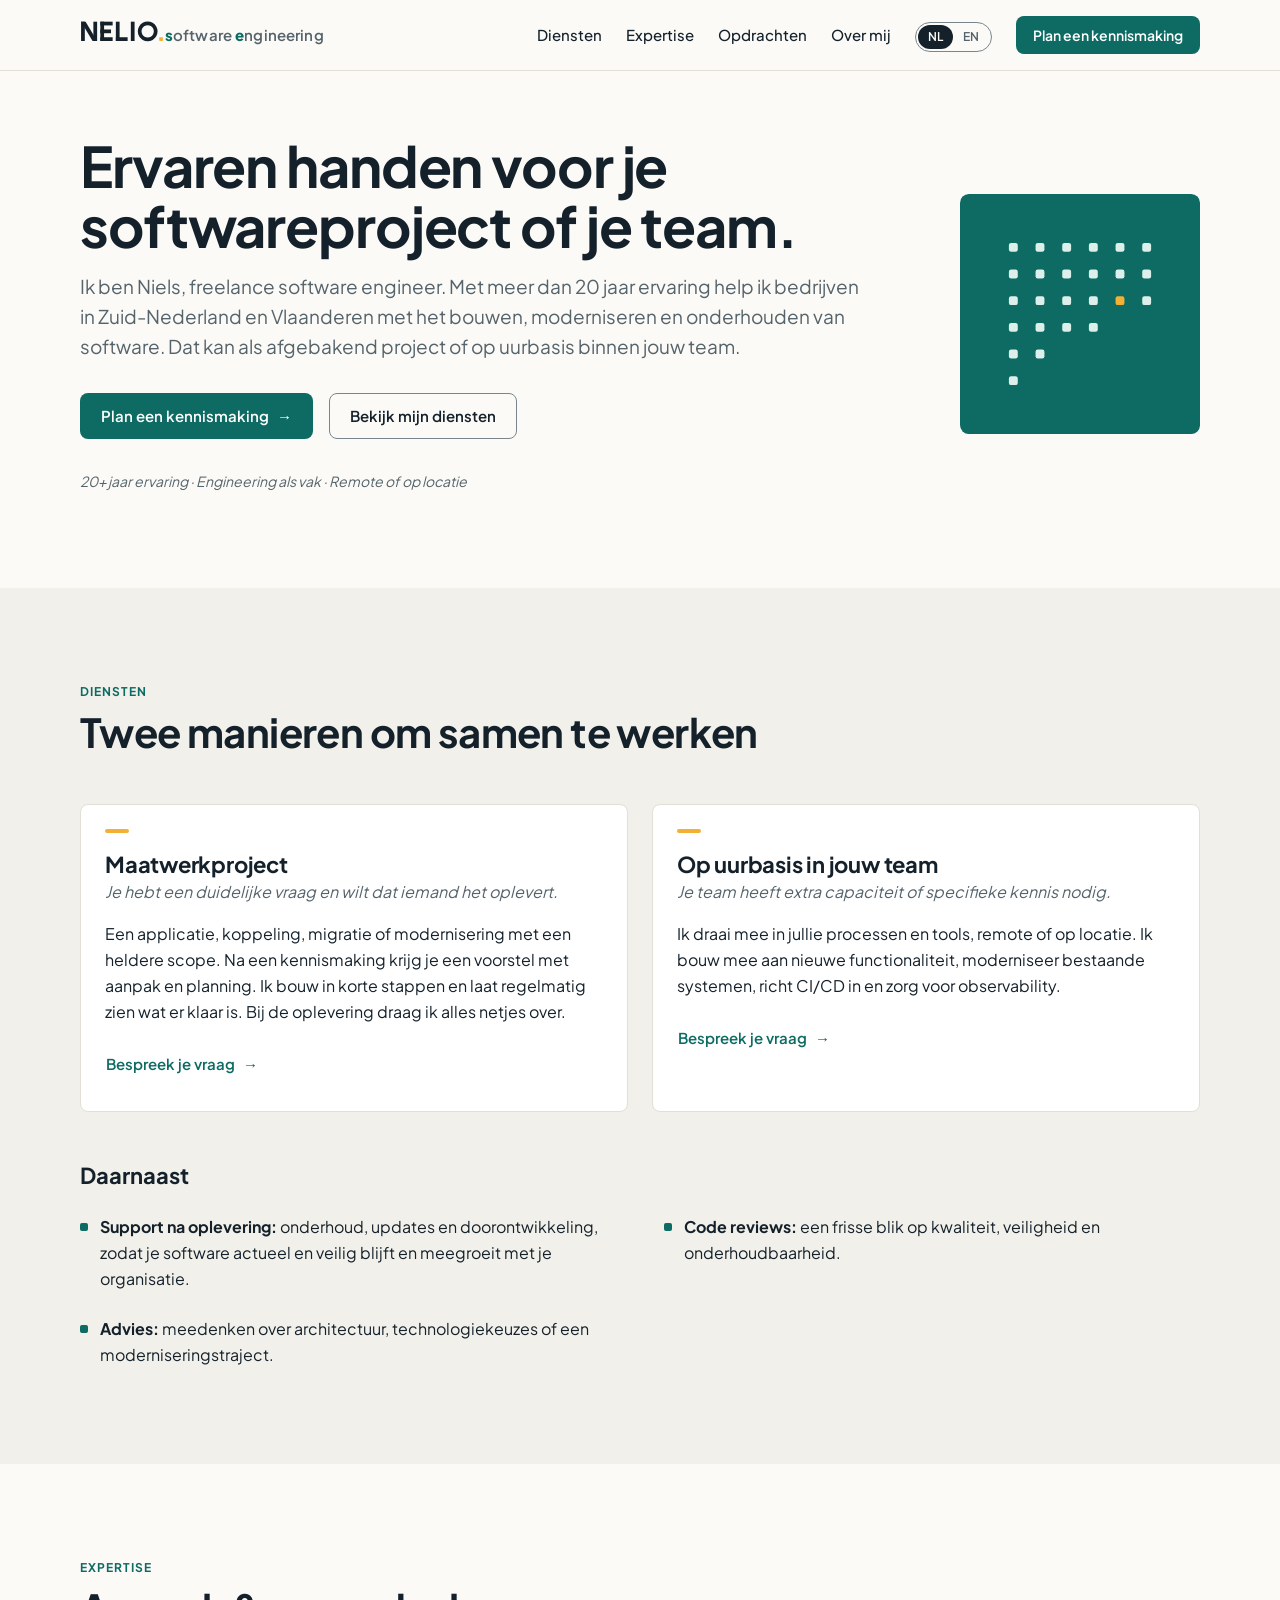
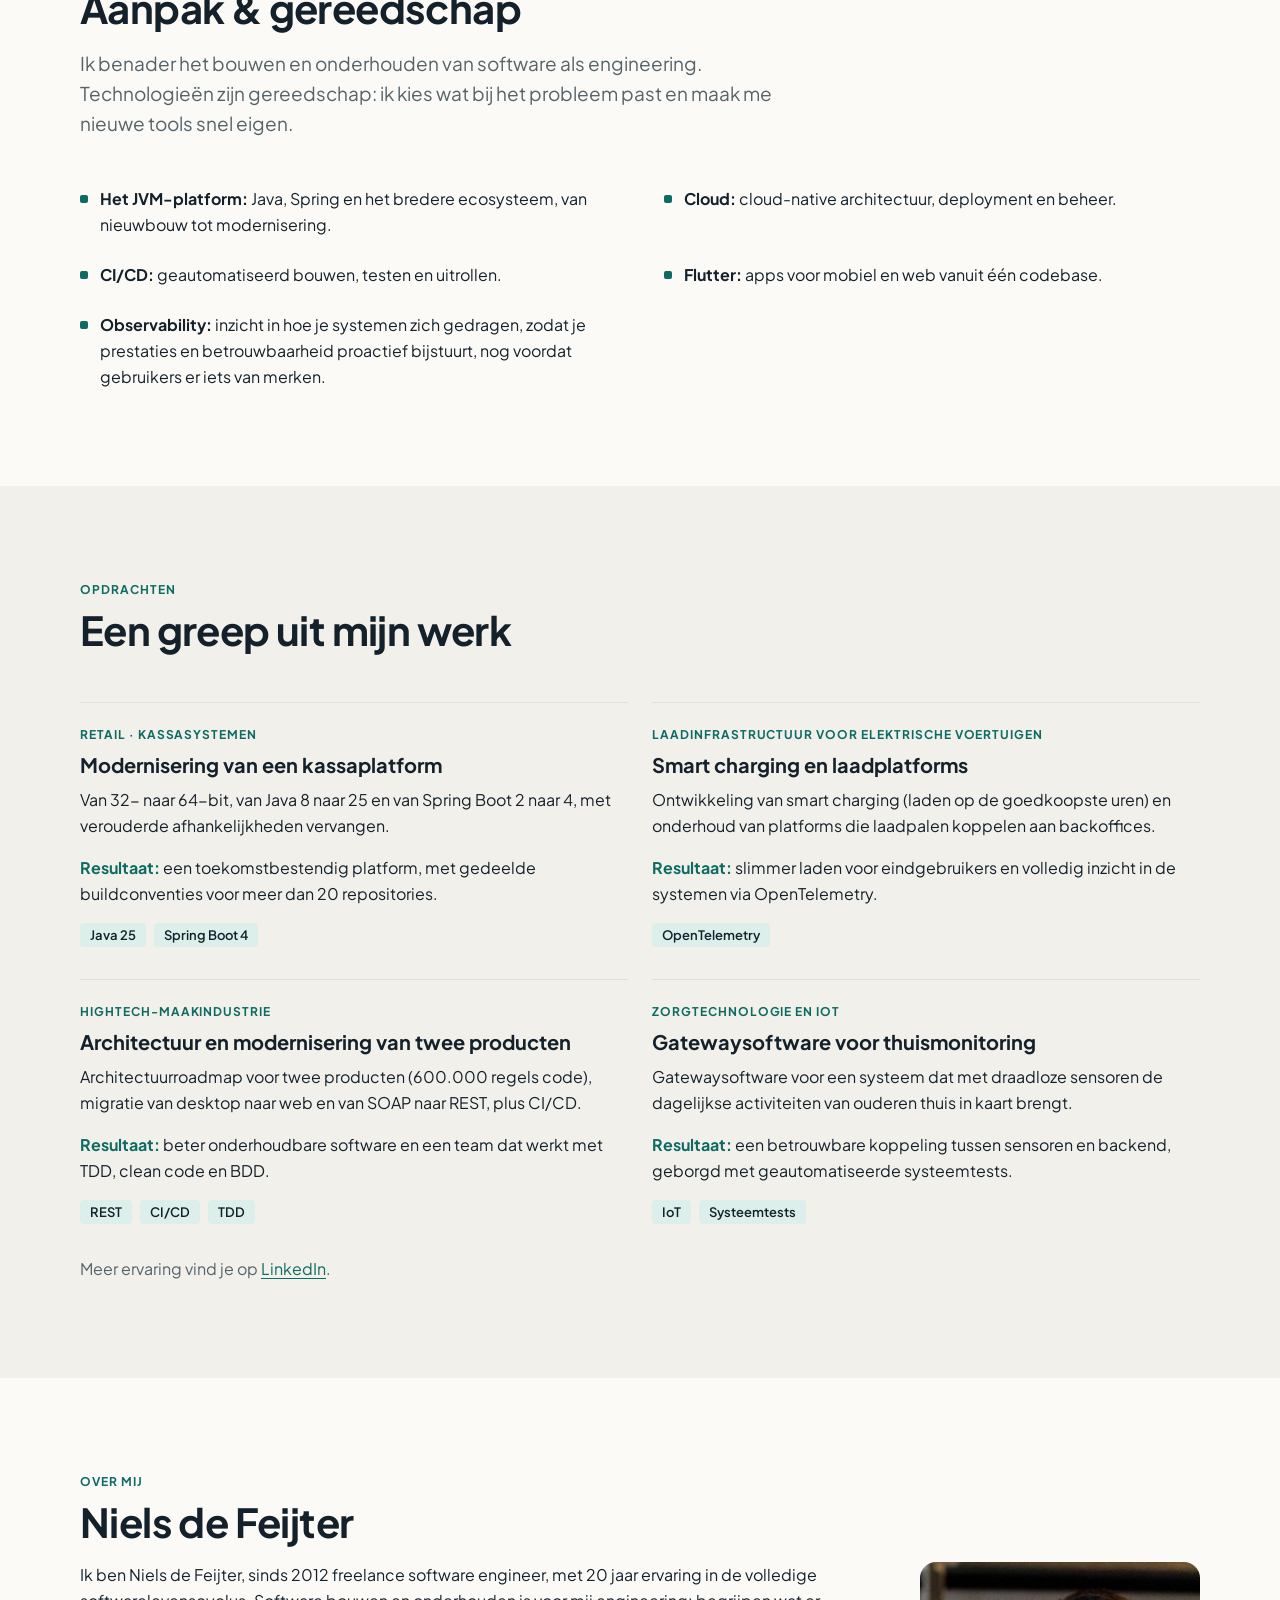
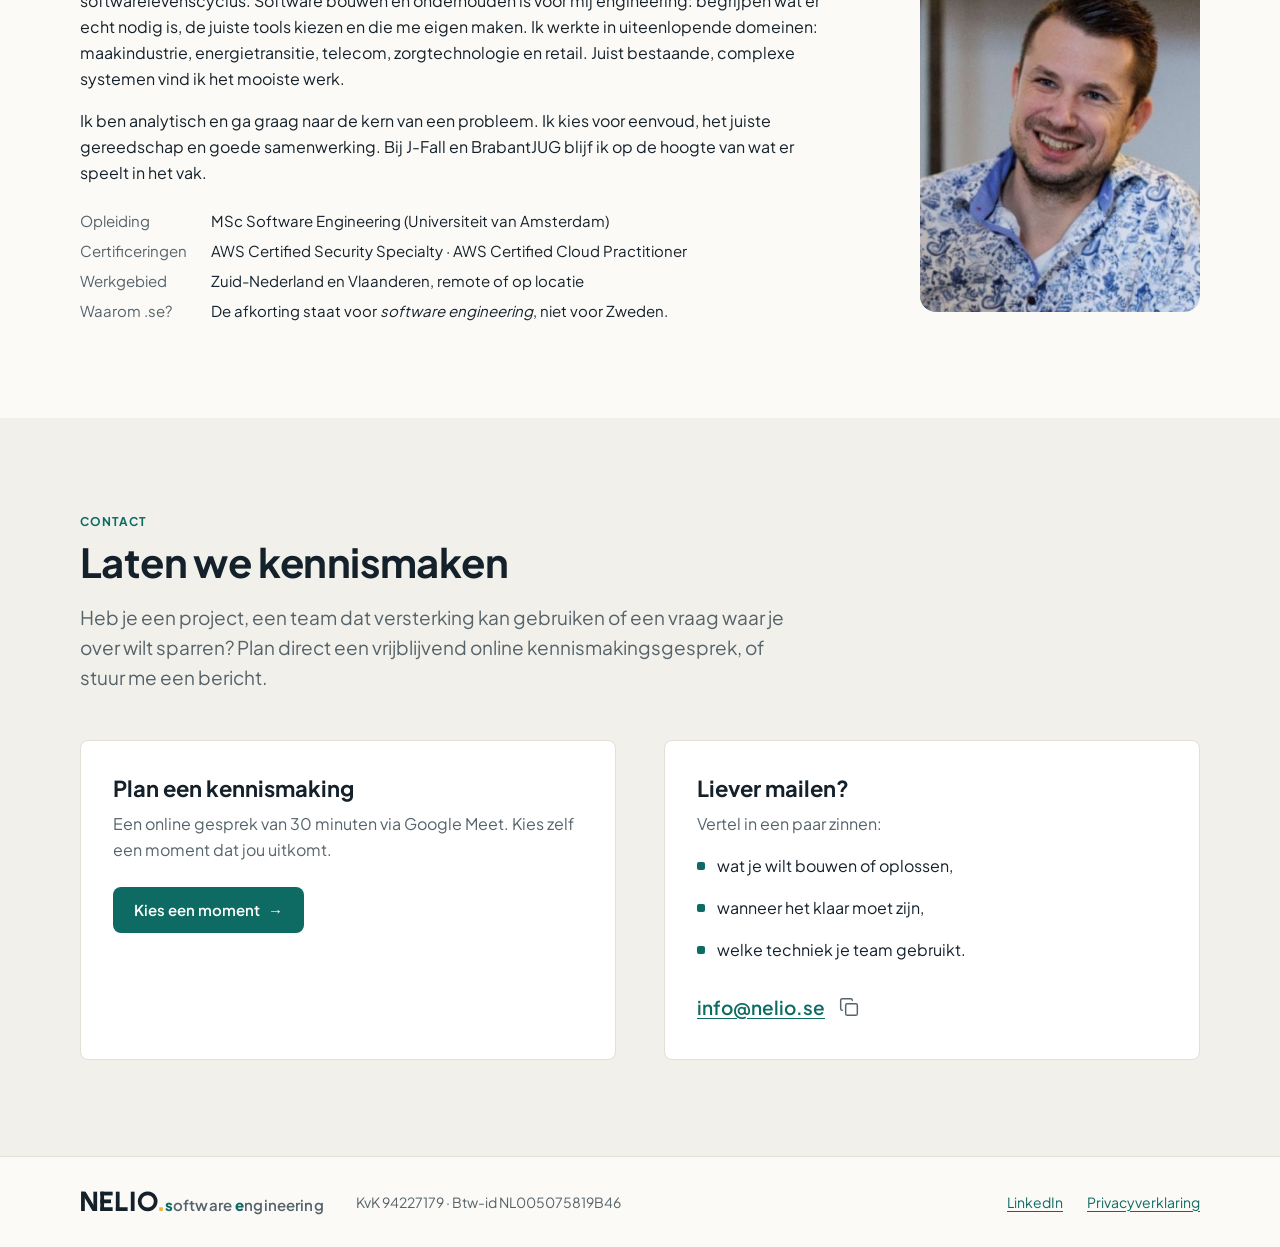
<file: index.html>
<!DOCTYPE html><html lang="nl"><head><meta charset="utf-8"><meta name="viewport" content="width=device-width, initial-scale=1"><script src="/design-system/site-header.js"></script><script src="/design-system/contact-mail.js" defer></script><title>NELIO Software Engineering · Freelance software engineer</title><meta name="description" content="Niels de Feijter, freelance software engineer met meer dan 20 jaar ervaring. Bouwen, moderniseren en onderhouden van software, als project of op uurbasis in je team. Zuid-Nederland en Vlaanderen."><meta name="version" content="bc2c2e3"><link rel="canonical" href="https://nelio.se/"><link rel="alternate" hreflang="nl" href="https://nelio.se/"><link rel="alternate" hreflang="en" href="https://nelio.se/en/"><link rel="alternate" hreflang="x-default" href="https://nelio.se/"><link rel="icon" href="/favicon.svg" type="image/svg+xml"><meta name="theme-color" content="#fbfaf7" media="(prefers-color-scheme: light)"><meta name="theme-color" content="#0f171c" media="(prefers-color-scheme: dark)"><meta property="og:type" content="website"><meta property="og:site_name" content="NELIO Software Engineering"><meta property="og:title" content="NELIO Software Engineering · Freelance software engineer"><meta property="og:description" content="Niels de Feijter, freelance software engineer met meer dan 20 jaar ervaring. Bouwen, moderniseren en onderhouden van software, als project of op uurbasis in je team. Zuid-Nederland en Vlaanderen."><meta property="og:url" content="https://nelio.se/"><meta property="og:locale" content="nl_NL"><meta property="og:image" content="https://nelio.se/logos/nelio-share.png?v=c15d13ef"><meta property="og:image:type" content="image/png"><meta property="og:image:width" content="1200"><meta property="og:image:height" content="630"><meta property="og:image:alt" content="NELIO Software Engineering, nelio.se"><meta name="twitter:card" content="summary_large_image"><meta name="twitter:image:alt" content="NELIO Software Engineering, nelio.se"><link rel="stylesheet" href="/_astro/Base.DeXPVpjh.css"></head><body class="n-root"><a class="n-skip" href="#main">Naar de inhoud</a><div class="n-header-wrap n-header-wrap--sticky"><header class="n-header"><a class="n-lockup n-lockup--row" href="/" aria-label="NELIO Software Engineering, naar home"><img class="n-logo--on-light" src="/logos/nelio-wordmark.svg" alt="NELIO" width="314" height="82"><img class="n-logo--on-dark" src="/logos/nelio-wordmark-white.svg" alt="NELIO" width="314" height="82"><span class="n-descriptor" aria-hidden="true"><span class="n-i">s</span><span class="n-u">oftware </span><span class="n-i">e</span><span class="n-u">ngineering</span></span></a><nav class="n-nav" id="site-menu" aria-label="Hoofdmenu"><a href="/#diensten">Diensten</a><a href="/#expertise">Expertise</a><a href="/#opdrachten">Opdrachten</a><a href="/#over-mij">Over mij</a></nav><span class="n-lang" aria-label="Taal"><a href="/" hreflang="nl" lang="nl" aria-current="true">NL</a><a href="/en/" hreflang="en" lang="en">EN</a></span><button class="n-menu-btn" type="button" aria-expanded="false" aria-controls="site-menu"><span class="n-menu-btn__icon" aria-hidden="true"><i></i><i></i><i></i></span><span class="n-menu-btn__label">Menu</span></button><a class="n-btn n-btn--primary n-btn--sm" href="/#contact"><span class="n-btn__long">Plan een kennismaking</span><span class="n-btn__short">Kennismaken</span></a></header></div><main id="main"><section class="n-section site-hero"><div class="n-container n-hero n-hero--mark"><div class="site-hero__text"><h1>Ervaren handen voor je softwareproject of je team.</h1><p class="n-lead">Ik ben Niels, freelance software engineer. Met meer dan 20 jaar ervaring help ik bedrijven in Zuid-Nederland en Vlaanderen met het bouwen, moderniseren en onderhouden van software. Dat kan als afgebakend project of op uurbasis binnen jouw team.</p><div class="n-actions"><a class="n-btn n-btn--primary" href="#contact">Plan een kennismaking <span class="n-arrow" aria-hidden="true">→</span></a><a class="n-btn n-btn--secondary" href="#diensten">Bekijk mijn diensten</a></div><p class="n-proof">20+ jaar ervaring · Engineering als vak · Remote of op locatie</p></div><svg class="n-hero__mark" viewBox="0 0 216 216" width="216" height="216" aria-hidden="true" focusable="false"><rect class="n-hero__deep" width="216" height="216" rx="8"></rect><rect x="44" y="44" width="8" height="8" rx="2"></rect><rect x="68" y="44" width="8" height="8" rx="2"></rect><rect x="92" y="44" width="8" height="8" rx="2"></rect><rect x="116" y="44" width="8" height="8" rx="2"></rect><rect x="140" y="44" width="8" height="8" rx="2"></rect><rect x="164" y="44" width="8" height="8" rx="2"></rect><rect x="44" y="68" width="8" height="8" rx="2"></rect><rect x="68" y="68" width="8" height="8" rx="2"></rect><rect x="92" y="68" width="8" height="8" rx="2"></rect><rect x="116" y="68" width="8" height="8" rx="2"></rect><rect x="140" y="68" width="8" height="8" rx="2"></rect><rect x="164" y="68" width="8" height="8" rx="2"></rect><rect x="44" y="92" width="8" height="8" rx="2"></rect><rect x="68" y="92" width="8" height="8" rx="2"></rect><rect x="92" y="92" width="8" height="8" rx="2"></rect><rect x="116" y="92" width="8" height="8" rx="2"></rect><rect class="n-hero__sun" x="140" y="92" width="8" height="8" rx="2"></rect><rect x="164" y="92" width="8" height="8" rx="2"></rect><rect x="44" y="116" width="8" height="8" rx="2"></rect><rect x="68" y="116" width="8" height="8" rx="2"></rect><rect x="92" y="116" width="8" height="8" rx="2"></rect><rect x="116" y="116" width="8" height="8" rx="2"></rect><rect x="44" y="140" width="8" height="8" rx="2"></rect><rect x="68" y="140" width="8" height="8" rx="2"></rect><rect x="44" y="164" width="8" height="8" rx="2"></rect></svg></div></section><section class="n-section n-section--sunken" id="diensten" aria-labelledby="diensten-title"><div class="n-container"><div class="n-section__head"><p class="n-eyebrow">Diensten</p><h2 class="n-title" id="diensten-title">Twee manieren om samen te werken</h2></div><div class="n-grid-2"><article class="n-card"><span class="n-card__mark" aria-hidden="true"></span><h3>Maatwerkproject</h3><p class="n-card__kicker">Je hebt een duidelijke vraag en wilt dat iemand het oplevert.</p><p>Een applicatie, koppeling, migratie of modernisering met een heldere scope. Na een kennismaking krijg je een voorstel met aanpak en planning. Ik bouw in korte stappen en laat regelmatig zien wat er klaar is. Bij de oplevering draag ik alles netjes over.</p><a class="n-btn n-btn--ghost" href="#contact">Bespreek je vraag <span class="n-arrow" aria-hidden="true">→</span></a></article><article class="n-card"><span class="n-card__mark" aria-hidden="true"></span><h3>Op uurbasis in jouw team</h3><p class="n-card__kicker">Je team heeft extra capaciteit of specifieke kennis nodig.</p><p>Ik draai mee in jullie processen en tools, remote of op locatie. Ik bouw mee aan nieuwe functionaliteit, moderniseer bestaande systemen, richt CI/CD in en zorg voor observability.</p><a class="n-btn n-btn--ghost" href="#contact">Bespreek je vraag <span class="n-arrow" aria-hidden="true">→</span></a></article></div><h3 class="site-subhead">Daarnaast</h3><ul class="n-points n-points--2"><li><span><strong>Support na oplevering:</strong> onderhoud, updates en doorontwikkeling, zodat je software actueel en veilig blijft en meegroeit met je organisatie.</span></li><li><span><strong>Code reviews:</strong> een frisse blik op kwaliteit, veiligheid en onderhoudbaarheid.</span></li><li><span><strong>Advies:</strong> meedenken over architectuur, technologiekeuzes of een moderniseringstraject.</span></li></ul></div></section><section class="n-section" id="expertise" aria-labelledby="expertise-title"><div class="n-container"><div class="n-section__head"><p class="n-eyebrow">Expertise</p><h2 class="n-title" id="expertise-title">Aanpak &amp; gereedschap</h2><p class="n-lead">Ik benader het bouwen en onderhouden van software als engineering. Technologieën zijn gereedschap: ik kies wat bij het probleem past en maak me nieuwe tools snel eigen.</p></div><ul class="n-points n-points--2"><li><span><strong>Het JVM-platform:</strong> Java, Spring en het bredere ecosysteem, van nieuwbouw tot modernisering.</span></li><li><span><strong>Cloud:</strong> cloud-native architectuur, deployment en beheer.</span></li><li><span><strong>CI/CD:</strong> geautomatiseerd bouwen, testen en uitrollen.</span></li><li><span><strong>Flutter:</strong> apps voor mobiel en web vanuit één codebase.</span></li><li><span><strong>Observability:</strong> inzicht in hoe je systemen zich gedragen, zodat je prestaties en betrouwbaarheid proactief bijstuurt, nog voordat gebruikers er iets van merken.</span></li></ul></div></section><section class="n-section n-section--sunken" id="opdrachten" aria-labelledby="opdrachten-title"><div class="n-container"><div class="n-section__head"><p class="n-eyebrow">Opdrachten</p><h2 class="n-title" id="opdrachten-title">Een greep uit mijn werk</h2></div><div class="n-grid-2 site-cases"><article class="n-case"><p class="n-eyebrow">Retail · kassasystemen</p><h3>Modernisering van een kassaplatform</h3><p>Van 32- naar 64-bit, van Java 8 naar 25 en van Spring Boot 2 naar 4, met verouderde afhankelijkheden vervangen.</p><p class="n-case__result"><strong>Resultaat:</strong> een toekomstbestendig platform, met gedeelde buildconventies voor meer dan 20 repositories.</p><ul class="n-tags"><li class="n-tag">Java 25</li><li class="n-tag">Spring Boot 4</li></ul></article><article class="n-case"><p class="n-eyebrow">Laadinfrastructuur voor elektrische voertuigen</p><h3>Smart charging en laadplatforms</h3><p>Ontwikkeling van smart charging (laden op de goedkoopste uren) en onderhoud van platforms die laadpalen koppelen aan backoffices.</p><p class="n-case__result"><strong>Resultaat:</strong> slimmer laden voor eindgebruikers en volledig inzicht in de systemen via OpenTelemetry.</p><ul class="n-tags"><li class="n-tag">OpenTelemetry</li></ul></article><article class="n-case"><p class="n-eyebrow">Hightech-maakindustrie</p><h3>Architectuur en modernisering van twee producten</h3><p>Architectuurroadmap voor twee producten (600.000 regels code), migratie van desktop naar web en van SOAP naar REST, plus CI/CD.</p><p class="n-case__result"><strong>Resultaat:</strong> beter onderhoudbare software en een team dat werkt met TDD, clean code en BDD.</p><ul class="n-tags"><li class="n-tag">REST</li><li class="n-tag">CI/CD</li><li class="n-tag">TDD</li></ul></article><article class="n-case"><p class="n-eyebrow">Zorgtechnologie en IoT</p><h3>Gatewaysoftware voor thuismonitoring</h3><p>Gatewaysoftware voor een systeem dat met draadloze sensoren de dagelijkse activiteiten van ouderen thuis in kaart brengt.</p><p class="n-case__result"><strong>Resultaat:</strong> een betrouwbare koppeling tussen sensoren en backend, geborgd met geautomatiseerde systeemtests.</p><ul class="n-tags"><li class="n-tag">IoT</li><li class="n-tag">Systeemtests</li></ul></article></div><p class="site-more">Meer ervaring vind je op <a href="https://www.linkedin.com/in/nielsdefeijter/">LinkedIn</a>.</p></div></section><section class="n-section" id="over-mij" aria-labelledby="over-mij-title"><div class="n-container"><p class="n-eyebrow">Over mij</p><h2 class="n-title" id="over-mij-title">Niels de Feijter</h2><div class="n-about"><div class="site-about__text"><div class="n-prose"><p>Ik ben Niels de Feijter, sinds 2012 freelance software engineer, met 20 jaar ervaring in de volledige softwarelevenscyclus. Software bouwen en onderhouden is voor mij engineering: begrijpen wat er echt nodig is, de juiste tools kiezen en die me eigen maken. Ik werkte in uiteenlopende domeinen: maakindustrie, energietransitie, telecom, zorgtechnologie en retail. Juist bestaande, complexe systemen vind ik het mooiste werk.</p><p>Ik ben analytisch en ga graag naar de kern van een probleem. Ik kies voor eenvoud, het juiste gereedschap en goede samenwerking. Bij J-Fall en BrabantJUG blijf ik op de hoogte van wat er speelt in het vak.</p></div><dl class="n-facts"><dt>Opleiding</dt><dd>MSc Software Engineering (Universiteit van Amsterdam)</dd><dt>Certificeringen</dt><dd>AWS Certified Security Specialty · AWS Certified Cloud Practitioner</dd><dt>Werkgebied</dt><dd>Zuid-Nederland en Vlaanderen, remote of op locatie</dd><dt>Waarom .se?</dt><dd>De afkorting staat voor <em>software engineering</em>, niet voor Zweden.</dd></dl></div><img class="n-portrait" src="/images/niels.jpg" alt="Portretfoto van Niels de Feijter" width="560" height="700" loading="lazy"></div></div></section><section class="n-section n-section--sunken" id="contact" aria-labelledby="contact-title"><div class="n-container"><div class="n-section__head"><p class="n-eyebrow">Contact</p><h2 class="n-title" id="contact-title">Laten we kennismaken</h2><p class="n-lead">Heb je een project, een team dat versterking kan gebruiken of een vraag waar je over wilt sparren? Plan direct een vrijblijvend online kennismakingsgesprek, of stuur me een bericht.</p></div><div class="n-contact"><div class="n-booking"><h3>Plan een kennismaking</h3><p>Een online gesprek van 30 minuten via Google Meet. Kies zelf een moment dat jou uitkomt.</p><a class="n-btn n-btn--primary" href="mailto:info@nelio.se?subject=Kennismaking">Kies een moment <span class="n-arrow" aria-hidden="true">→</span></a></div><div class="n-mail"><h3>Liever mailen?</h3><p class="n-mail__intro">Vertel in een paar zinnen:</p><ul class="n-points"><li>wat je wilt bouwen of oplossen,</li><li>wanneer het klaar moet zijn,</li><li>welke techniek je team gebruikt.</li></ul><p class="n-mail__address"><a href="mailto:info@nelio.se?subject=Kennismaking%20via%20nelio.se&amp;body=Wat%20ik%20wil%20bouwen%20of%20oplossen%3A%0A%0AWanneer%20het%20klaar%20moet%20zijn%3A%0A%0AWelke%20techniek%20ons%20team%20gebruikt%3A%0A">info@nelio.se</a><button class="n-mail__copy" type="button" data-copy="info@nelio.se" data-copied-label="Adres gekopieerd" aria-label="Kopieer het adres" title="Kopieer het adres" hidden><svg viewBox="0 0 24 24" fill="none" stroke="currentColor" stroke-width="1.75" stroke-linecap="round" stroke-linejoin="round" aria-hidden="true"><rect width="14" height="14" x="8" y="8" rx="2" ry="2"></rect><path d="M4 16c-1.1 0-2-.9-2-2V4c0-1.1.9-2 2-2h10c1.1 0 2 .9 2 2"></path></svg><svg viewBox="0 0 24 24" fill="none" stroke="currentColor" stroke-width="1.75" stroke-linecap="round" stroke-linejoin="round" aria-hidden="true"><path d="M20 6 9 17l-5-5"></path></svg></button><span class="n-mail__status" role="status"></span></p></div></div></div></section></main><footer class="n-footer"><a class="n-lockup n-lockup--row" href="/" aria-label="NELIO Software Engineering, naar home"><img class="n-logo--on-light" src="/logos/nelio-wordmark.svg" alt="NELIO" width="314" height="82"><img class="n-logo--on-dark" src="/logos/nelio-wordmark-white.svg" alt="NELIO" width="314" height="82"><span class="n-descriptor" aria-hidden="true"><span class="n-i">s</span>oftware <span class="n-i">e</span>ngineering</span></a><span>KvK 94227179 · Btw-id NL005075819B46</span><nav aria-label="Footer"><a href="https://www.linkedin.com/in/nielsdefeijter/">LinkedIn</a><a href="/privacy/">Privacyverklaring</a></nav></footer></body></html>
</file>
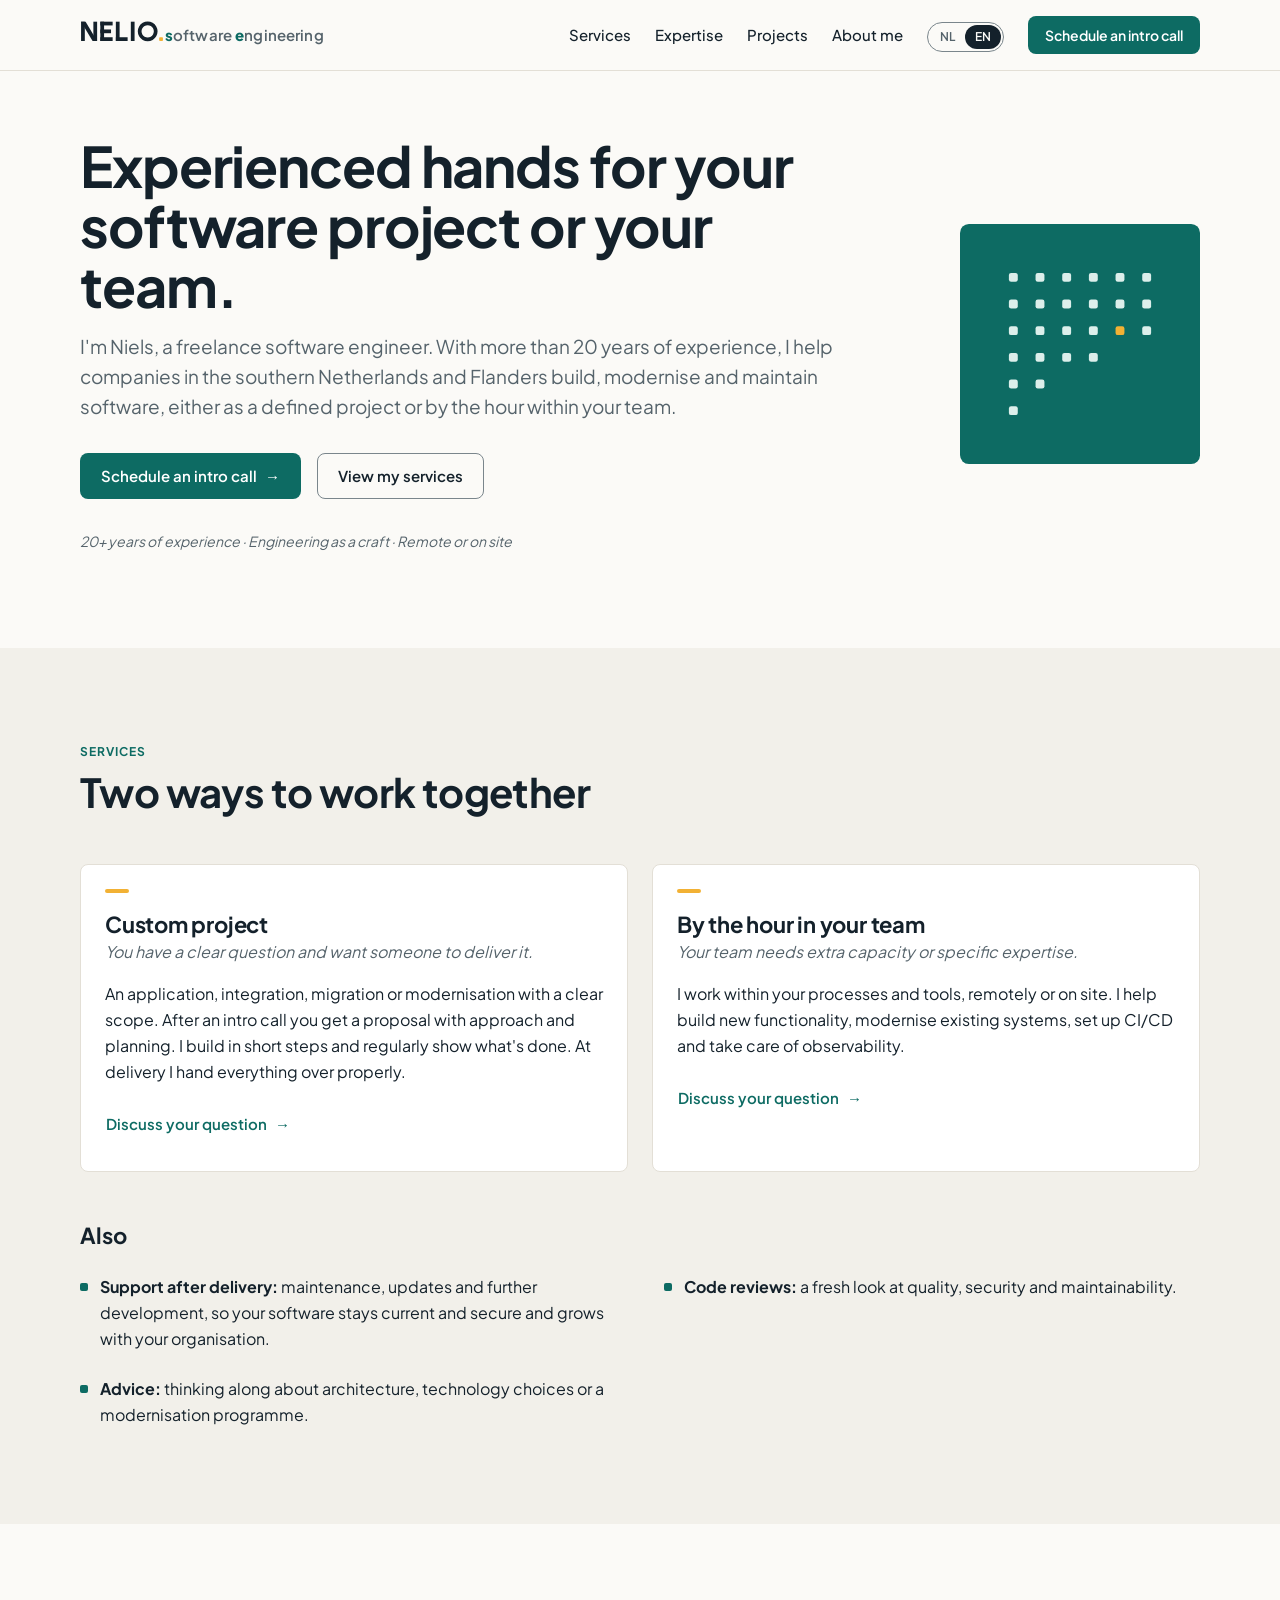
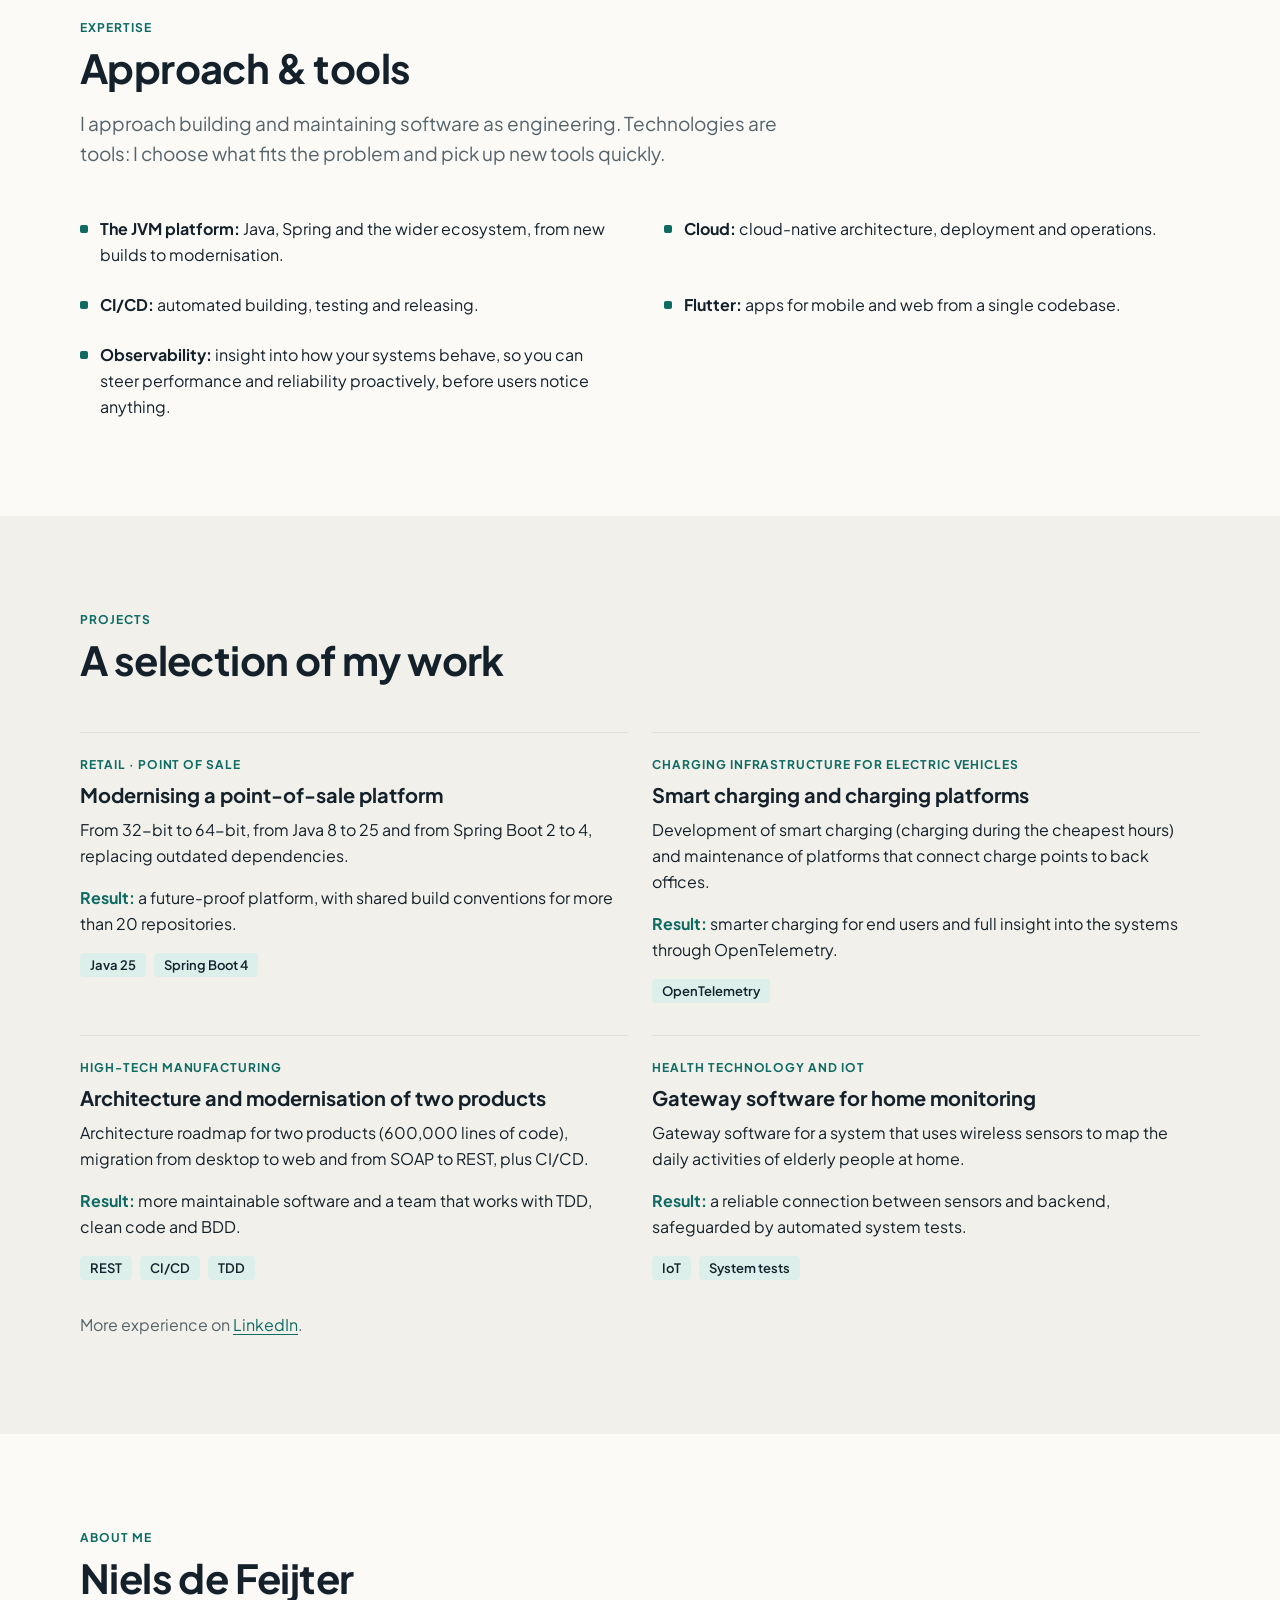
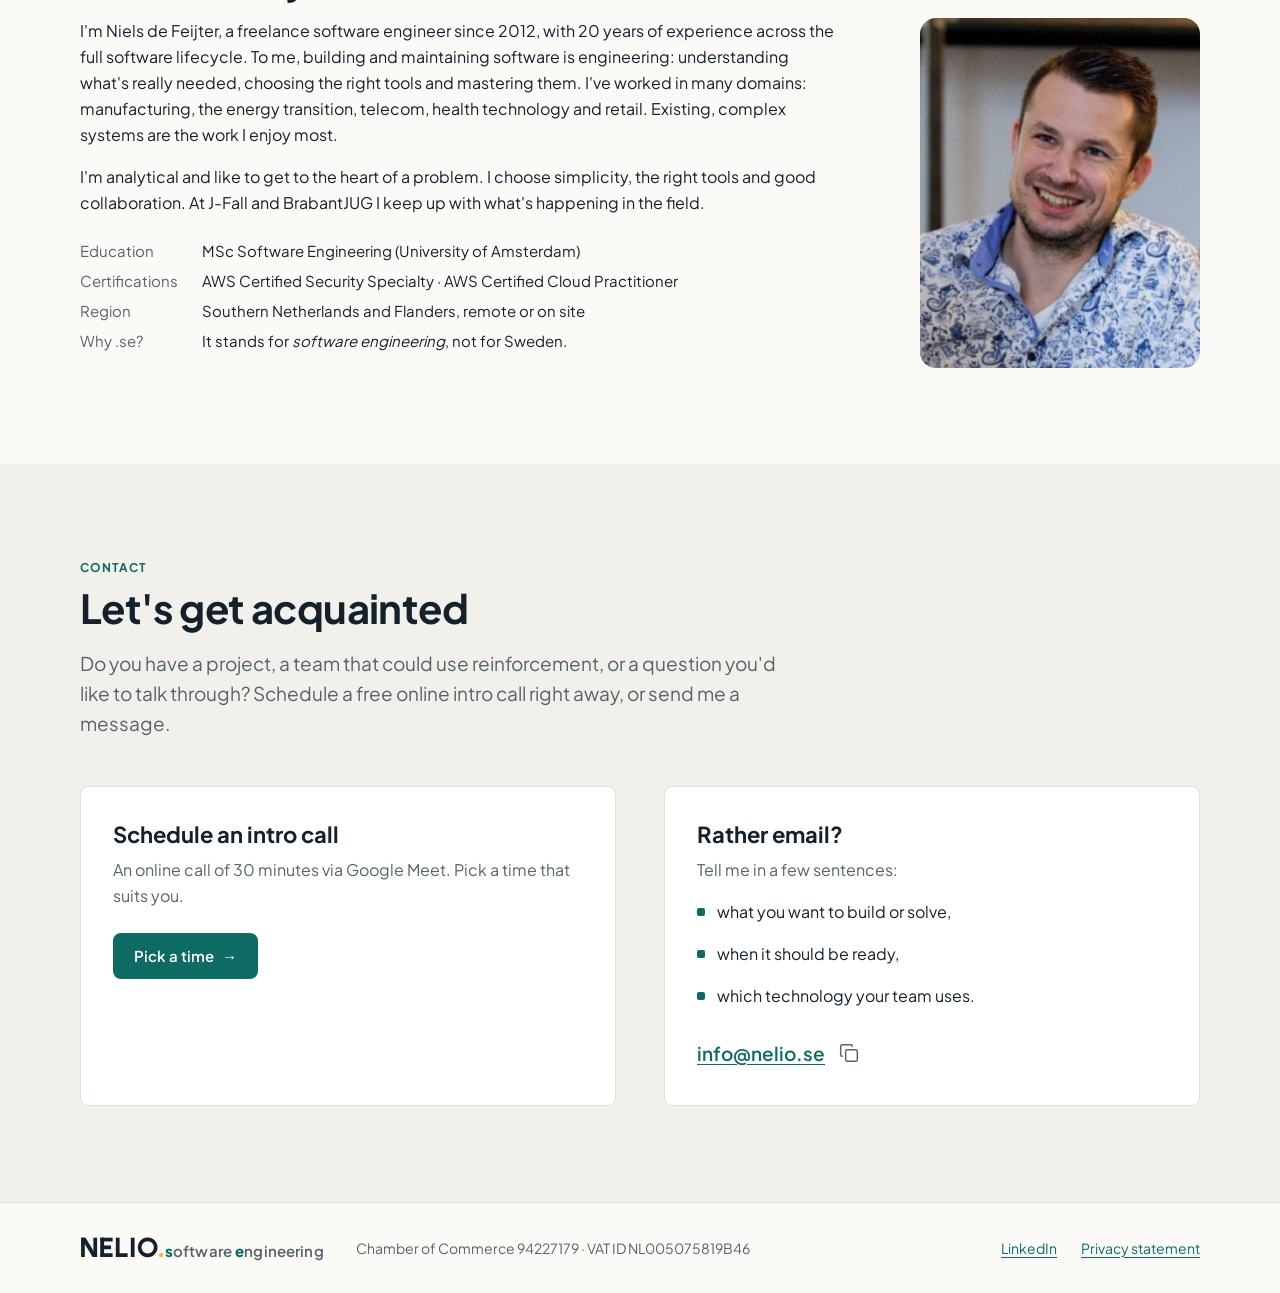
<file: en/index.html>
<!DOCTYPE html><html lang="en"><head><meta charset="utf-8"><meta name="viewport" content="width=device-width, initial-scale=1"><script src="/design-system/site-header.js"></script><script src="/design-system/contact-mail.js" defer></script><title>NELIO Software Engineering · Freelance software engineer</title><meta name="description" content="Niels de Feijter, freelance software engineer with more than 20 years of experience. Building, modernising and maintaining software, as a project or by the hour in your team. Southern Netherlands and Flanders."><meta name="version" content="bc2c2e3"><link rel="canonical" href="https://nelio.se/en/"><link rel="alternate" hreflang="nl" href="https://nelio.se/"><link rel="alternate" hreflang="en" href="https://nelio.se/en/"><link rel="alternate" hreflang="x-default" href="https://nelio.se/"><link rel="icon" href="/favicon.svg" type="image/svg+xml"><meta name="theme-color" content="#fbfaf7" media="(prefers-color-scheme: light)"><meta name="theme-color" content="#0f171c" media="(prefers-color-scheme: dark)"><meta property="og:type" content="website"><meta property="og:site_name" content="NELIO Software Engineering"><meta property="og:title" content="NELIO Software Engineering · Freelance software engineer"><meta property="og:description" content="Niels de Feijter, freelance software engineer with more than 20 years of experience. Building, modernising and maintaining software, as a project or by the hour in your team. Southern Netherlands and Flanders."><meta property="og:url" content="https://nelio.se/en/"><meta property="og:locale" content="en_GB"><meta property="og:image" content="https://nelio.se/logos/nelio-share.png?v=c15d13ef"><meta property="og:image:type" content="image/png"><meta property="og:image:width" content="1200"><meta property="og:image:height" content="630"><meta property="og:image:alt" content="NELIO Software Engineering, nelio.se"><meta name="twitter:card" content="summary_large_image"><meta name="twitter:image:alt" content="NELIO Software Engineering, nelio.se"><link rel="stylesheet" href="/_astro/Base.DeXPVpjh.css"></head><body class="n-root"><a class="n-skip" href="#main">Skip to content</a><div class="n-header-wrap n-header-wrap--sticky"><header class="n-header"><a class="n-lockup n-lockup--row" href="/en/" aria-label="NELIO Software Engineering, home"><img class="n-logo--on-light" src="/logos/nelio-wordmark.svg" alt="NELIO" width="314" height="82"><img class="n-logo--on-dark" src="/logos/nelio-wordmark-white.svg" alt="NELIO" width="314" height="82"><span class="n-descriptor" aria-hidden="true"><span class="n-i">s</span><span class="n-u">oftware </span><span class="n-i">e</span><span class="n-u">ngineering</span></span></a><nav class="n-nav" id="site-menu" aria-label="Main menu"><a href="/en/#services">Services</a><a href="/en/#expertise">Expertise</a><a href="/en/#projects">Projects</a><a href="/en/#about">About me</a></nav><span class="n-lang" aria-label="Language"><a href="/" hreflang="nl" lang="nl">NL</a><a href="/en/" hreflang="en" lang="en" aria-current="true">EN</a></span><button class="n-menu-btn" type="button" aria-expanded="false" aria-controls="site-menu"><span class="n-menu-btn__icon" aria-hidden="true"><i></i><i></i><i></i></span><span class="n-menu-btn__label">Menu</span></button><a class="n-btn n-btn--primary n-btn--sm" href="/en/#contact"><span class="n-btn__long">Schedule an intro call</span><span class="n-btn__short">Intro call</span></a></header></div><main id="main"><section class="n-section site-hero"><div class="n-container n-hero n-hero--mark"><div class="site-hero__text"><h1>Experienced hands for your software project or your team.</h1><p class="n-lead">I&#39;m Niels, a freelance software engineer. With more than 20 years of experience, I help companies in the southern Netherlands and Flanders build, modernise and maintain software, either as a defined project or by the hour within your team.</p><div class="n-actions"><a class="n-btn n-btn--primary" href="#contact">Schedule an intro call <span class="n-arrow" aria-hidden="true">→</span></a><a class="n-btn n-btn--secondary" href="#services">View my services</a></div><p class="n-proof">20+ years of experience · Engineering as a craft · Remote or on site</p></div><svg class="n-hero__mark" viewBox="0 0 216 216" width="216" height="216" aria-hidden="true" focusable="false"><rect class="n-hero__deep" width="216" height="216" rx="8"></rect><rect x="44" y="44" width="8" height="8" rx="2"></rect><rect x="68" y="44" width="8" height="8" rx="2"></rect><rect x="92" y="44" width="8" height="8" rx="2"></rect><rect x="116" y="44" width="8" height="8" rx="2"></rect><rect x="140" y="44" width="8" height="8" rx="2"></rect><rect x="164" y="44" width="8" height="8" rx="2"></rect><rect x="44" y="68" width="8" height="8" rx="2"></rect><rect x="68" y="68" width="8" height="8" rx="2"></rect><rect x="92" y="68" width="8" height="8" rx="2"></rect><rect x="116" y="68" width="8" height="8" rx="2"></rect><rect x="140" y="68" width="8" height="8" rx="2"></rect><rect x="164" y="68" width="8" height="8" rx="2"></rect><rect x="44" y="92" width="8" height="8" rx="2"></rect><rect x="68" y="92" width="8" height="8" rx="2"></rect><rect x="92" y="92" width="8" height="8" rx="2"></rect><rect x="116" y="92" width="8" height="8" rx="2"></rect><rect class="n-hero__sun" x="140" y="92" width="8" height="8" rx="2"></rect><rect x="164" y="92" width="8" height="8" rx="2"></rect><rect x="44" y="116" width="8" height="8" rx="2"></rect><rect x="68" y="116" width="8" height="8" rx="2"></rect><rect x="92" y="116" width="8" height="8" rx="2"></rect><rect x="116" y="116" width="8" height="8" rx="2"></rect><rect x="44" y="140" width="8" height="8" rx="2"></rect><rect x="68" y="140" width="8" height="8" rx="2"></rect><rect x="44" y="164" width="8" height="8" rx="2"></rect></svg></div></section><section class="n-section n-section--sunken" id="services" aria-labelledby="services-title"><div class="n-container"><div class="n-section__head"><p class="n-eyebrow">Services</p><h2 class="n-title" id="services-title">Two ways to work together</h2></div><div class="n-grid-2"><article class="n-card"><span class="n-card__mark" aria-hidden="true"></span><h3>Custom project</h3><p class="n-card__kicker">You have a clear question and want someone to deliver it.</p><p>An application, integration, migration or modernisation with a clear scope. After an intro call you get a proposal with approach and planning. I build in short steps and regularly show what&#39;s done. At delivery I hand everything over properly.</p><a class="n-btn n-btn--ghost" href="#contact">Discuss your question <span class="n-arrow" aria-hidden="true">→</span></a></article><article class="n-card"><span class="n-card__mark" aria-hidden="true"></span><h3>By the hour in your team</h3><p class="n-card__kicker">Your team needs extra capacity or specific expertise.</p><p>I work within your processes and tools, remotely or on site. I help build new functionality, modernise existing systems, set up CI/CD and take care of observability.</p><a class="n-btn n-btn--ghost" href="#contact">Discuss your question <span class="n-arrow" aria-hidden="true">→</span></a></article></div><h3 class="site-subhead">Also</h3><ul class="n-points n-points--2"><li><span><strong>Support after delivery:</strong> maintenance, updates and further development, so your software stays current and secure and grows with your organisation.</span></li><li><span><strong>Code reviews:</strong> a fresh look at quality, security and maintainability.</span></li><li><span><strong>Advice:</strong> thinking along about architecture, technology choices or a modernisation programme.</span></li></ul></div></section><section class="n-section" id="expertise" aria-labelledby="expertise-title"><div class="n-container"><div class="n-section__head"><p class="n-eyebrow">Expertise</p><h2 class="n-title" id="expertise-title">Approach &amp; tools</h2><p class="n-lead">I approach building and maintaining software as engineering. Technologies are tools: I choose what fits the problem and pick up new tools quickly.</p></div><ul class="n-points n-points--2"><li><span><strong>The JVM platform:</strong> Java, Spring and the wider ecosystem, from new builds to modernisation.</span></li><li><span><strong>Cloud:</strong> cloud-native architecture, deployment and operations.</span></li><li><span><strong>CI/CD:</strong> automated building, testing and releasing.</span></li><li><span><strong>Flutter:</strong> apps for mobile and web from a single codebase.</span></li><li><span><strong>Observability:</strong> insight into how your systems behave, so you can steer performance and reliability proactively, before users notice anything.</span></li></ul></div></section><section class="n-section n-section--sunken" id="projects" aria-labelledby="projects-title"><div class="n-container"><div class="n-section__head"><p class="n-eyebrow">Projects</p><h2 class="n-title" id="projects-title">A selection of my work</h2></div><div class="n-grid-2 site-cases"><article class="n-case"><p class="n-eyebrow">Retail · point of sale</p><h3>Modernising a point-of-sale platform</h3><p>From 32-bit to 64-bit, from Java 8 to 25 and from Spring Boot 2 to 4, replacing outdated dependencies.</p><p class="n-case__result"><strong>Result:</strong> a future-proof platform, with shared build conventions for more than 20 repositories.</p><ul class="n-tags"><li class="n-tag">Java 25</li><li class="n-tag">Spring Boot 4</li></ul></article><article class="n-case"><p class="n-eyebrow">Charging infrastructure for electric vehicles</p><h3>Smart charging and charging platforms</h3><p>Development of smart charging (charging during the cheapest hours) and maintenance of platforms that connect charge points to back offices.</p><p class="n-case__result"><strong>Result:</strong> smarter charging for end users and full insight into the systems through OpenTelemetry.</p><ul class="n-tags"><li class="n-tag">OpenTelemetry</li></ul></article><article class="n-case"><p class="n-eyebrow">High-tech manufacturing</p><h3>Architecture and modernisation of two products</h3><p>Architecture roadmap for two products (600,000 lines of code), migration from desktop to web and from SOAP to REST, plus CI/CD.</p><p class="n-case__result"><strong>Result:</strong> more maintainable software and a team that works with TDD, clean code and BDD.</p><ul class="n-tags"><li class="n-tag">REST</li><li class="n-tag">CI/CD</li><li class="n-tag">TDD</li></ul></article><article class="n-case"><p class="n-eyebrow">Health technology and IoT</p><h3>Gateway software for home monitoring</h3><p>Gateway software for a system that uses wireless sensors to map the daily activities of elderly people at home.</p><p class="n-case__result"><strong>Result:</strong> a reliable connection between sensors and backend, safeguarded by automated system tests.</p><ul class="n-tags"><li class="n-tag">IoT</li><li class="n-tag">System tests</li></ul></article></div><p class="site-more">More experience on <a href="https://www.linkedin.com/in/nielsdefeijter/">LinkedIn</a>.</p></div></section><section class="n-section" id="about" aria-labelledby="about-title"><div class="n-container"><p class="n-eyebrow">About me</p><h2 class="n-title" id="about-title">Niels de Feijter</h2><div class="n-about"><div class="site-about__text"><div class="n-prose"><p>I&#39;m Niels de Feijter, a freelance software engineer since 2012, with 20 years of experience across the full software lifecycle. To me, building and maintaining software is engineering: understanding what&#39;s really needed, choosing the right tools and mastering them. I&#39;ve worked in many domains: manufacturing, the energy transition, telecom, health technology and retail. Existing, complex systems are the work I enjoy most.</p><p>I&#39;m analytical and like to get to the heart of a problem. I choose simplicity, the right tools and good collaboration. At J-Fall and BrabantJUG I keep up with what&#39;s happening in the field.</p></div><dl class="n-facts"><dt>Education</dt><dd>MSc Software Engineering (University of Amsterdam)</dd><dt>Certifications</dt><dd>AWS Certified Security Specialty · AWS Certified Cloud Practitioner</dd><dt>Region</dt><dd>Southern Netherlands and Flanders, remote or on site</dd><dt>Why .se?</dt><dd>It stands for <em>software engineering</em>, not for Sweden.</dd></dl></div><img class="n-portrait" src="/images/niels.jpg" alt="Portrait of Niels de Feijter" width="560" height="700" loading="lazy"></div></div></section><section class="n-section n-section--sunken" id="contact" aria-labelledby="contact-title"><div class="n-container"><div class="n-section__head"><p class="n-eyebrow">Contact</p><h2 class="n-title" id="contact-title">Let&#39;s get acquainted</h2><p class="n-lead">Do you have a project, a team that could use reinforcement, or a question you&#39;d like to talk through? Schedule a free online intro call right away, or send me a message.</p></div><div class="n-contact"><div class="n-booking"><h3>Schedule an intro call</h3><p>An online call of 30 minutes via Google Meet. Pick a time that suits you.</p><a class="n-btn n-btn--primary" href="mailto:info@nelio.se?subject=Intro%20call">Pick a time <span class="n-arrow" aria-hidden="true">→</span></a></div><div class="n-mail"><h3>Rather email?</h3><p class="n-mail__intro">Tell me in a few sentences:</p><ul class="n-points"><li>what you want to build or solve,</li><li>when it should be ready,</li><li>which technology your team uses.</li></ul><p class="n-mail__address"><a href="mailto:info@nelio.se?subject=Intro%20via%20nelio.se&amp;body=What%20I%20want%20to%20build%20or%20solve%3A%0A%0AWhen%20it%20should%20be%20ready%3A%0A%0AWhich%20technology%20our%20team%20uses%3A%0A">info@nelio.se</a><button class="n-mail__copy" type="button" data-copy="info@nelio.se" data-copied-label="Address copied" aria-label="Copy the address" title="Copy the address" hidden><svg viewBox="0 0 24 24" fill="none" stroke="currentColor" stroke-width="1.75" stroke-linecap="round" stroke-linejoin="round" aria-hidden="true"><rect width="14" height="14" x="8" y="8" rx="2" ry="2"></rect><path d="M4 16c-1.1 0-2-.9-2-2V4c0-1.1.9-2 2-2h10c1.1 0 2 .9 2 2"></path></svg><svg viewBox="0 0 24 24" fill="none" stroke="currentColor" stroke-width="1.75" stroke-linecap="round" stroke-linejoin="round" aria-hidden="true"><path d="M20 6 9 17l-5-5"></path></svg></button><span class="n-mail__status" role="status"></span></p></div></div></div></section></main><footer class="n-footer"><a class="n-lockup n-lockup--row" href="/en/" aria-label="NELIO Software Engineering, home"><img class="n-logo--on-light" src="/logos/nelio-wordmark.svg" alt="NELIO" width="314" height="82"><img class="n-logo--on-dark" src="/logos/nelio-wordmark-white.svg" alt="NELIO" width="314" height="82"><span class="n-descriptor" aria-hidden="true"><span class="n-i">s</span>oftware <span class="n-i">e</span>ngineering</span></a><span>Chamber of Commerce 94227179 · VAT ID NL005075819B46</span><nav aria-label="Footer"><a href="https://www.linkedin.com/in/nielsdefeijter/">LinkedIn</a><a href="/en/privacy/">Privacy statement</a></nav></footer></body></html>
</file>
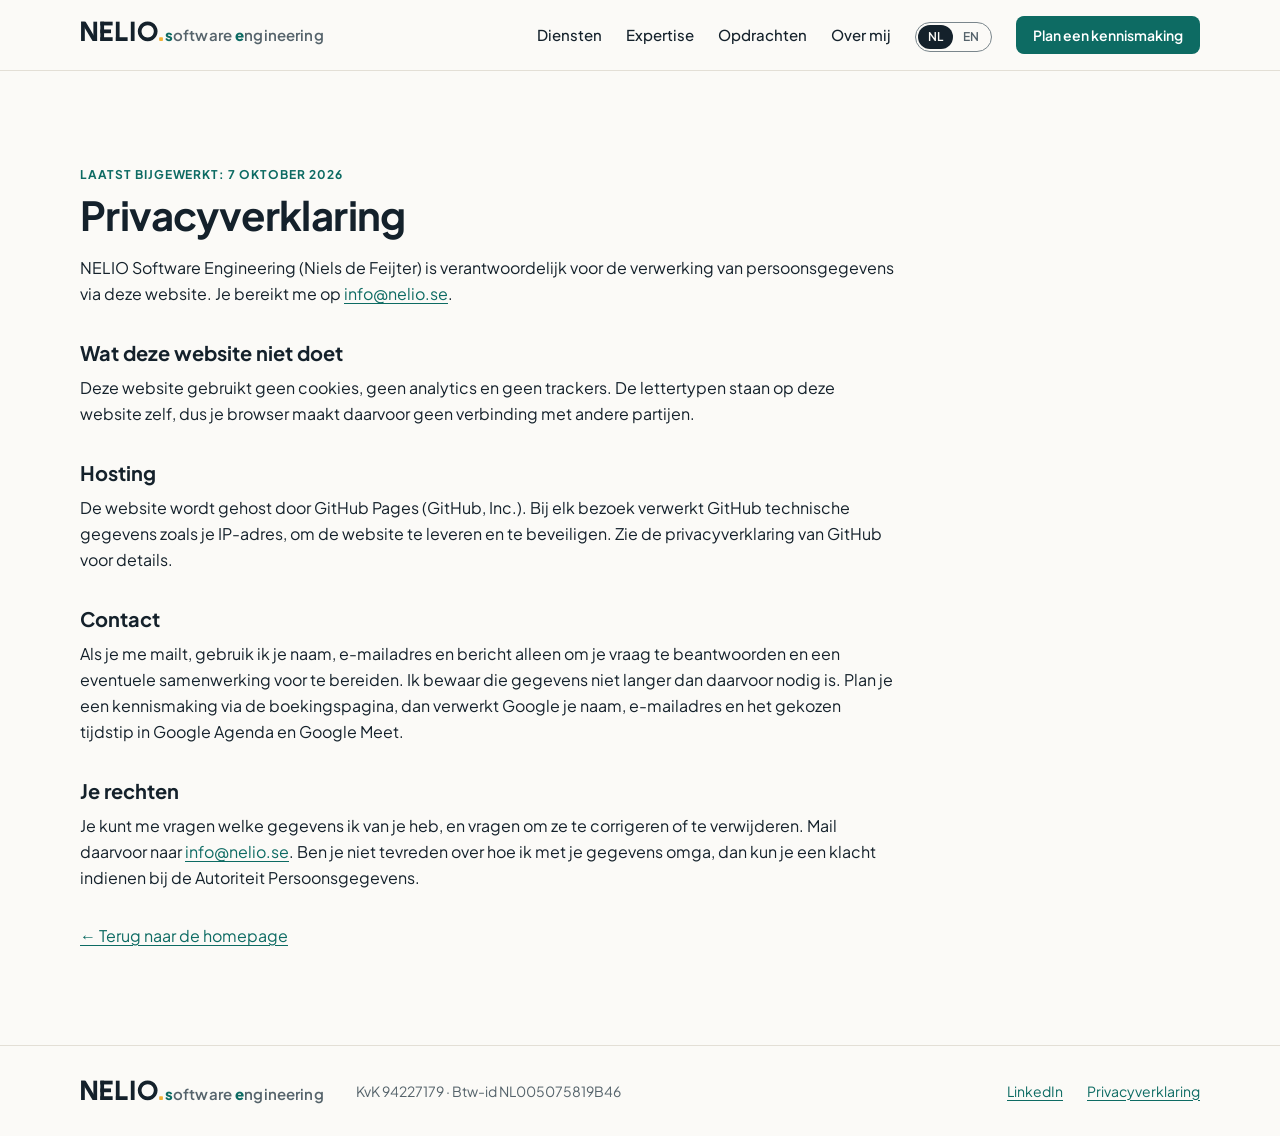
<file: privacy/index.html>
<!DOCTYPE html><html lang="nl"><head><meta charset="utf-8"><meta name="viewport" content="width=device-width, initial-scale=1"><script src="/design-system/site-header.js"></script><script src="/design-system/contact-mail.js" defer></script><title>Privacyverklaring · NELIO Software Engineering</title><meta name="description" content="Niels de Feijter, freelance software engineer met meer dan 20 jaar ervaring. Bouwen, moderniseren en onderhouden van software, als project of op uurbasis in je team. Zuid-Nederland en Vlaanderen."><meta name="version" content="bc2c2e3"><link rel="canonical" href="https://nelio.se/privacy/"><link rel="alternate" hreflang="nl" href="https://nelio.se/privacy/"><link rel="alternate" hreflang="en" href="https://nelio.se/en/privacy/"><link rel="alternate" hreflang="x-default" href="https://nelio.se/privacy/"><link rel="icon" href="/favicon.svg" type="image/svg+xml"><meta name="theme-color" content="#fbfaf7" media="(prefers-color-scheme: light)"><meta name="theme-color" content="#0f171c" media="(prefers-color-scheme: dark)"><meta property="og:type" content="website"><meta property="og:site_name" content="NELIO Software Engineering"><meta property="og:title" content="Privacyverklaring · NELIO Software Engineering"><meta property="og:description" content="Niels de Feijter, freelance software engineer met meer dan 20 jaar ervaring. Bouwen, moderniseren en onderhouden van software, als project of op uurbasis in je team. Zuid-Nederland en Vlaanderen."><meta property="og:url" content="https://nelio.se/privacy/"><meta property="og:locale" content="nl_NL"><meta property="og:image" content="https://nelio.se/logos/nelio-share.png?v=c15d13ef"><meta property="og:image:type" content="image/png"><meta property="og:image:width" content="1200"><meta property="og:image:height" content="630"><meta property="og:image:alt" content="NELIO Software Engineering, nelio.se"><meta name="twitter:card" content="summary_large_image"><meta name="twitter:image:alt" content="NELIO Software Engineering, nelio.se"><link rel="stylesheet" href="/_astro/Base.DeXPVpjh.css"></head><body class="n-root"><a class="n-skip" href="#main">Naar de inhoud</a><div class="n-header-wrap n-header-wrap--sticky"><header class="n-header"><a class="n-lockup n-lockup--row" href="/" aria-label="NELIO Software Engineering, naar home"><img class="n-logo--on-light" src="/logos/nelio-wordmark.svg" alt="NELIO" width="314" height="82"><img class="n-logo--on-dark" src="/logos/nelio-wordmark-white.svg" alt="NELIO" width="314" height="82"><span class="n-descriptor" aria-hidden="true"><span class="n-i">s</span><span class="n-u">oftware </span><span class="n-i">e</span><span class="n-u">ngineering</span></span></a><nav class="n-nav" id="site-menu" aria-label="Hoofdmenu"><a href="/#diensten">Diensten</a><a href="/#expertise">Expertise</a><a href="/#opdrachten">Opdrachten</a><a href="/#over-mij">Over mij</a></nav><span class="n-lang" aria-label="Taal"><a href="/privacy/" hreflang="nl" lang="nl" aria-current="true">NL</a><a href="/en/privacy/" hreflang="en" lang="en">EN</a></span><button class="n-menu-btn" type="button" aria-expanded="false" aria-controls="site-menu"><span class="n-menu-btn__icon" aria-hidden="true"><i></i><i></i><i></i></span><span class="n-menu-btn__label">Menu</span></button><a class="n-btn n-btn--primary n-btn--sm" href="/#contact"><span class="n-btn__long">Plan een kennismaking</span><span class="n-btn__short">Kennismaken</span></a></header></div><main id="main"><section class="n-section site-legal"><div class="n-container"><p class="n-eyebrow">Laatst bijgewerkt: 7 oktober 2026</p><h1 class="n-title">Privacyverklaring</h1><div class="n-prose"><p>NELIO Software Engineering (Niels de Feijter) is verantwoordelijk voor de verwerking van persoonsgegevens via deze website. Je bereikt me op <a href="mailto:info@nelio.se">info@nelio.se</a>.</p><h2>Wat deze website niet doet</h2><p>Deze website gebruikt geen cookies, geen analytics en geen trackers. De lettertypen staan op deze website zelf, dus je browser maakt daarvoor geen verbinding met andere partijen.</p><h2>Hosting</h2><p>De website wordt gehost door GitHub Pages (GitHub, Inc.). Bij elk bezoek verwerkt GitHub technische gegevens zoals je IP-adres, om de website te leveren en te beveiligen. Zie de privacyverklaring van GitHub voor details.</p><h2>Contact</h2><p>Als je me mailt, gebruik ik je naam, e-mailadres en bericht alleen om je vraag te beantwoorden en een eventuele samenwerking voor te bereiden. Ik bewaar die gegevens niet langer dan daarvoor nodig is. Plan je een kennismaking via de boekingspagina, dan verwerkt Google je naam, e-mailadres en het gekozen tijdstip in Google Agenda en Google Meet.</p><h2>Je rechten</h2><p>Je kunt me vragen welke gegevens ik van je heb, en vragen om ze te corrigeren of te verwijderen. Mail daarvoor naar <a href="mailto:info@nelio.se">info@nelio.se</a>. Ben je niet tevreden over hoe ik met je gegevens omga, dan kun je een klacht indienen bij de Autoriteit Persoonsgegevens.</p></div><p class="site-more"><a href="/">← Terug naar de homepage</a></p></div></section></main><footer class="n-footer"><a class="n-lockup n-lockup--row" href="/" aria-label="NELIO Software Engineering, naar home"><img class="n-logo--on-light" src="/logos/nelio-wordmark.svg" alt="NELIO" width="314" height="82"><img class="n-logo--on-dark" src="/logos/nelio-wordmark-white.svg" alt="NELIO" width="314" height="82"><span class="n-descriptor" aria-hidden="true"><span class="n-i">s</span>oftware <span class="n-i">e</span>ngineering</span></a><span>KvK 94227179 · Btw-id NL005075819B46</span><nav aria-label="Footer"><a href="https://www.linkedin.com/in/nielsdefeijter/">LinkedIn</a><a href="/privacy/">Privacyverklaring</a></nav></footer></body></html>
</file>
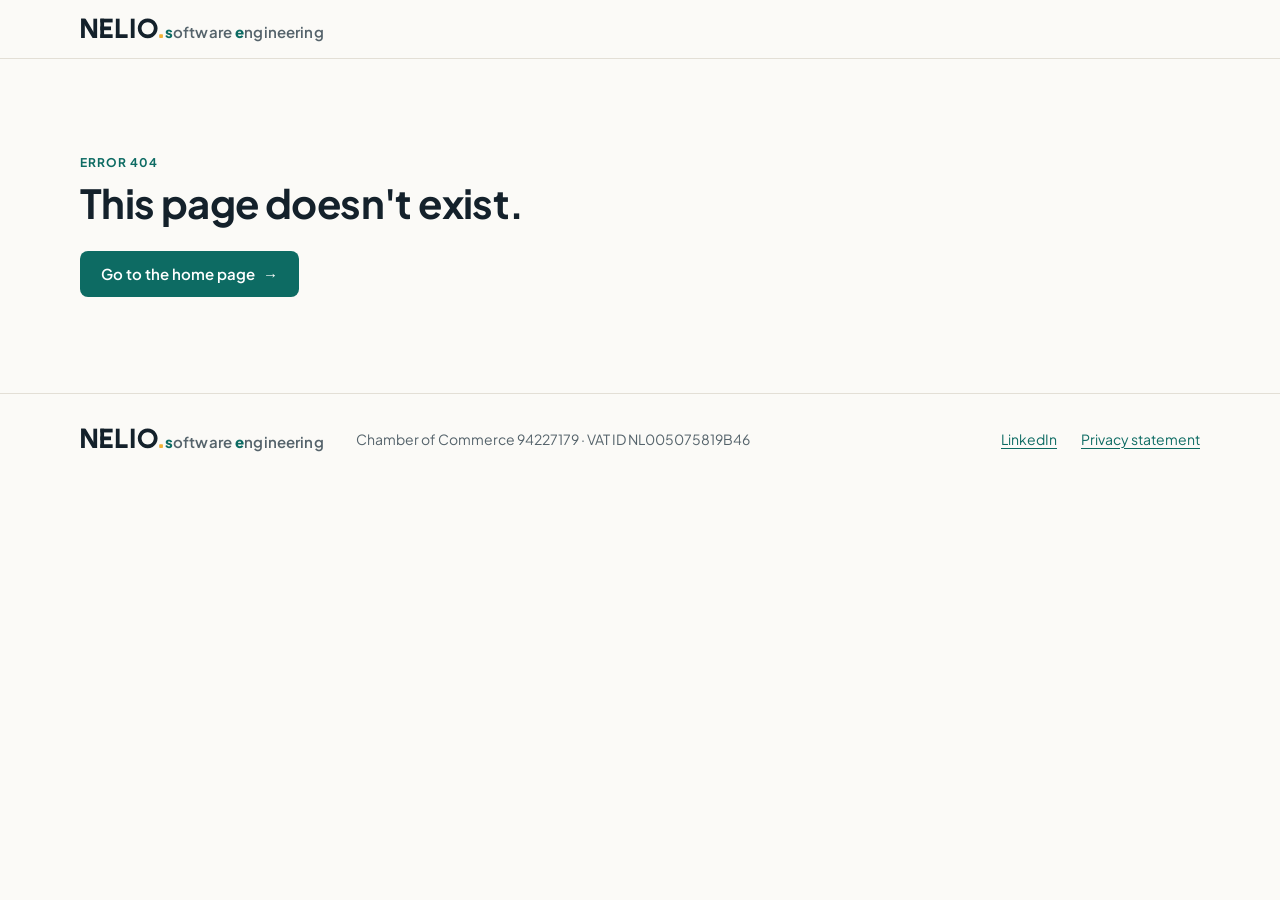
<file: en/404/index.html>
<!DOCTYPE html><html lang="en"><head><meta charset="utf-8"><meta name="viewport" content="width=device-width, initial-scale=1"><script src="/design-system/site-header.js"></script><script src="/design-system/contact-mail.js" defer></script><title>Page not found · NELIO Software Engineering</title><meta name="description" content="This page doesn't exist on nelio.se."><meta name="robots" content="noindex"><meta name="version" content="bc2c2e3"><link rel="icon" href="/favicon.svg" type="image/svg+xml"><meta name="theme-color" content="#fbfaf7" media="(prefers-color-scheme: light)"><meta name="theme-color" content="#0f171c" media="(prefers-color-scheme: dark)"><meta property="og:type" content="website"><meta property="og:site_name" content="NELIO Software Engineering"><meta property="og:title" content="Page not found · NELIO Software Engineering"><meta property="og:description" content="This page doesn't exist on nelio.se."><meta property="og:locale" content="en_GB"><meta property="og:image" content="https://nelio.se/logos/nelio-share.png?v=c15d13ef"><meta property="og:image:type" content="image/png"><meta property="og:image:width" content="1200"><meta property="og:image:height" content="630"><meta property="og:image:alt" content="NELIO Software Engineering, nelio.se"><meta name="twitter:card" content="summary_large_image"><meta name="twitter:image:alt" content="NELIO Software Engineering, nelio.se"><link rel="stylesheet" href="/_astro/Base.DeXPVpjh.css"></head><body class="n-root"><a class="n-skip" href="#main">Skip to content</a><div class="n-header-wrap n-header-wrap--sticky"><header class="n-header"><a class="n-lockup n-lockup--row" href="/en/" aria-label="NELIO Software Engineering, home"><img class="n-logo--on-light" src="/logos/nelio-wordmark.svg" alt="NELIO" width="314" height="82"><img class="n-logo--on-dark" src="/logos/nelio-wordmark-white.svg" alt="NELIO" width="314" height="82"><span class="n-descriptor" aria-hidden="true"><span class="n-i">s</span><span class="n-u">oftware </span><span class="n-i">e</span><span class="n-u">ngineering</span></span></a></header></div><main id="main" class="n-section n-notfound"><div class="n-container"><div class="n-notfound__msg"><p class="n-eyebrow">Error 404</p><h1 class="n-notfound__title">This page doesn&#39;t exist.</h1><a class="n-btn n-btn--primary" href="/en/">Go to the home page <span class="n-arrow" aria-hidden="true">→</span></a></div></div></main><footer class="n-footer"><a class="n-lockup n-lockup--row" href="/en/" aria-label="NELIO Software Engineering, home"><img class="n-logo--on-light" src="/logos/nelio-wordmark.svg" alt="NELIO" width="314" height="82"><img class="n-logo--on-dark" src="/logos/nelio-wordmark-white.svg" alt="NELIO" width="314" height="82"><span class="n-descriptor" aria-hidden="true"><span class="n-i">s</span>oftware <span class="n-i">e</span>ngineering</span></a><span>Chamber of Commerce 94227179 · VAT ID NL005075819B46</span><nav aria-label="Footer"><a href="https://www.linkedin.com/in/nielsdefeijter/">LinkedIn</a><a href="/en/privacy/">Privacy statement</a></nav></footer></body></html>
</file>
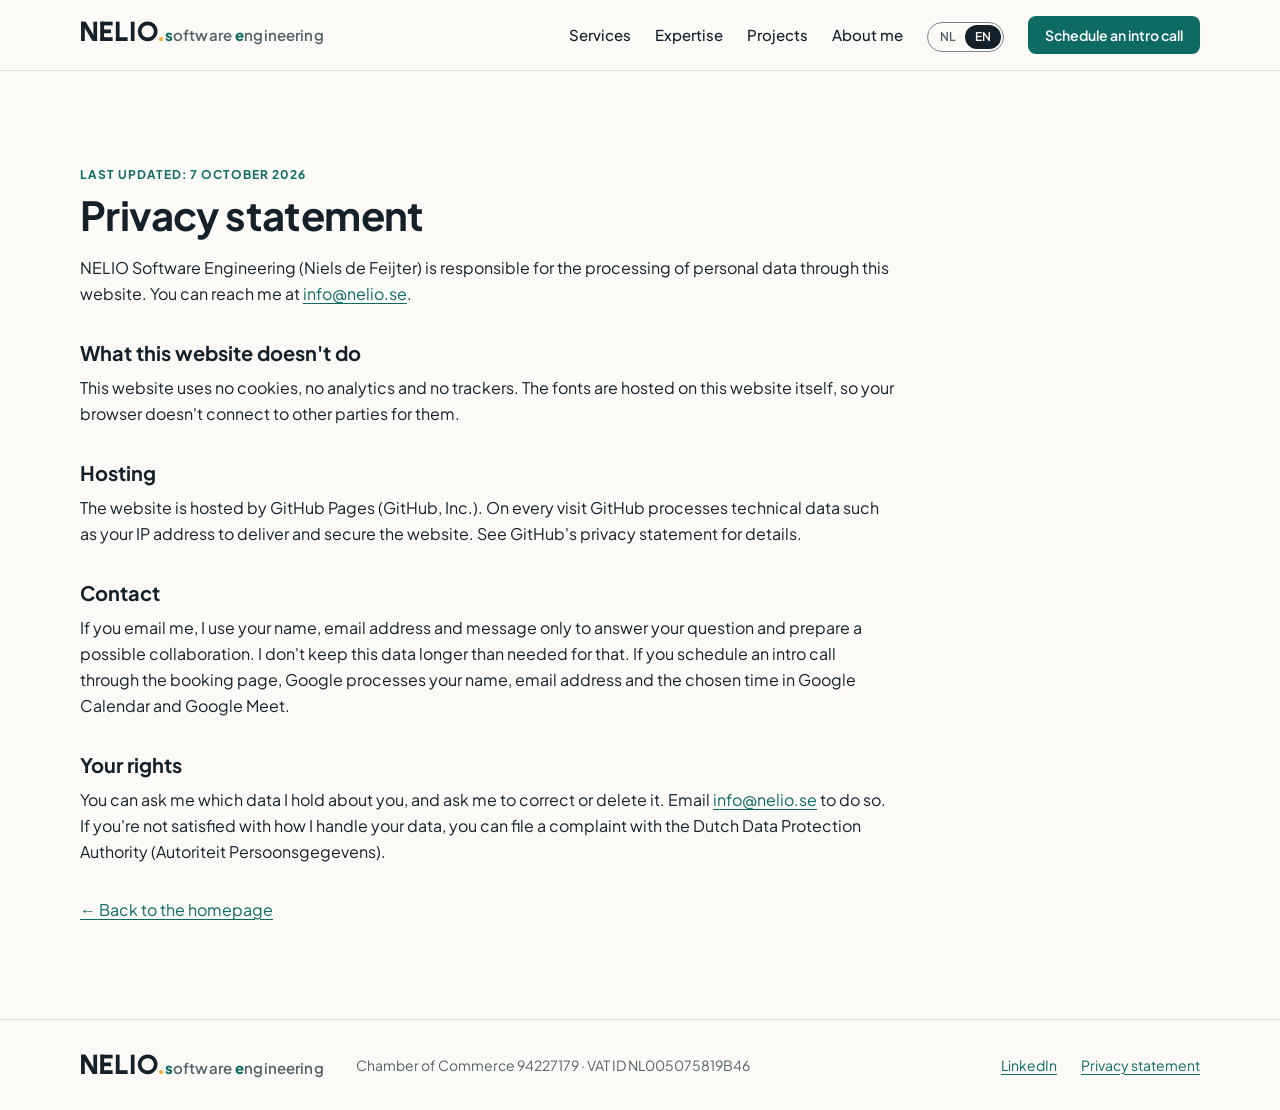
<file: en/privacy/index.html>
<!DOCTYPE html><html lang="en"><head><meta charset="utf-8"><meta name="viewport" content="width=device-width, initial-scale=1"><script src="/design-system/site-header.js"></script><script src="/design-system/contact-mail.js" defer></script><title>Privacy statement · NELIO Software Engineering</title><meta name="description" content="Niels de Feijter, freelance software engineer with more than 20 years of experience. Building, modernising and maintaining software, as a project or by the hour in your team. Southern Netherlands and Flanders."><meta name="version" content="bc2c2e3"><link rel="canonical" href="https://nelio.se/en/privacy/"><link rel="alternate" hreflang="nl" href="https://nelio.se/privacy/"><link rel="alternate" hreflang="en" href="https://nelio.se/en/privacy/"><link rel="alternate" hreflang="x-default" href="https://nelio.se/privacy/"><link rel="icon" href="/favicon.svg" type="image/svg+xml"><meta name="theme-color" content="#fbfaf7" media="(prefers-color-scheme: light)"><meta name="theme-color" content="#0f171c" media="(prefers-color-scheme: dark)"><meta property="og:type" content="website"><meta property="og:site_name" content="NELIO Software Engineering"><meta property="og:title" content="Privacy statement · NELIO Software Engineering"><meta property="og:description" content="Niels de Feijter, freelance software engineer with more than 20 years of experience. Building, modernising and maintaining software, as a project or by the hour in your team. Southern Netherlands and Flanders."><meta property="og:url" content="https://nelio.se/en/privacy/"><meta property="og:locale" content="en_GB"><meta property="og:image" content="https://nelio.se/logos/nelio-share.png?v=c15d13ef"><meta property="og:image:type" content="image/png"><meta property="og:image:width" content="1200"><meta property="og:image:height" content="630"><meta property="og:image:alt" content="NELIO Software Engineering, nelio.se"><meta name="twitter:card" content="summary_large_image"><meta name="twitter:image:alt" content="NELIO Software Engineering, nelio.se"><link rel="stylesheet" href="/_astro/Base.DeXPVpjh.css"></head><body class="n-root"><a class="n-skip" href="#main">Skip to content</a><div class="n-header-wrap n-header-wrap--sticky"><header class="n-header"><a class="n-lockup n-lockup--row" href="/en/" aria-label="NELIO Software Engineering, home"><img class="n-logo--on-light" src="/logos/nelio-wordmark.svg" alt="NELIO" width="314" height="82"><img class="n-logo--on-dark" src="/logos/nelio-wordmark-white.svg" alt="NELIO" width="314" height="82"><span class="n-descriptor" aria-hidden="true"><span class="n-i">s</span><span class="n-u">oftware </span><span class="n-i">e</span><span class="n-u">ngineering</span></span></a><nav class="n-nav" id="site-menu" aria-label="Main menu"><a href="/en/#services">Services</a><a href="/en/#expertise">Expertise</a><a href="/en/#projects">Projects</a><a href="/en/#about">About me</a></nav><span class="n-lang" aria-label="Language"><a href="/privacy/" hreflang="nl" lang="nl">NL</a><a href="/en/privacy/" hreflang="en" lang="en" aria-current="true">EN</a></span><button class="n-menu-btn" type="button" aria-expanded="false" aria-controls="site-menu"><span class="n-menu-btn__icon" aria-hidden="true"><i></i><i></i><i></i></span><span class="n-menu-btn__label">Menu</span></button><a class="n-btn n-btn--primary n-btn--sm" href="/en/#contact"><span class="n-btn__long">Schedule an intro call</span><span class="n-btn__short">Intro call</span></a></header></div><main id="main"><section class="n-section site-legal"><div class="n-container"><p class="n-eyebrow">Last updated: 7 October 2026</p><h1 class="n-title">Privacy statement</h1><div class="n-prose"><p>NELIO Software Engineering (Niels de Feijter) is responsible for the processing of personal data through this website. You can reach me at <a href="mailto:info@nelio.se">info@nelio.se</a>.</p><h2>What this website doesn't do</h2><p>This website uses no cookies, no analytics and no trackers. The fonts are hosted on this website itself, so your browser doesn't connect to other parties for them.</p><h2>Hosting</h2><p>The website is hosted by GitHub Pages (GitHub, Inc.). On every visit GitHub processes technical data such as your IP address to deliver and secure the website. See GitHub's privacy statement for details.</p><h2>Contact</h2><p>If you email me, I use your name, email address and message only to answer your question and prepare a possible collaboration. I don't keep this data longer than needed for that. If you schedule an intro call through the booking page, Google processes your name, email address and the chosen time in Google Calendar and Google Meet.</p><h2>Your rights</h2><p>You can ask me which data I hold about you, and ask me to correct or delete it. Email <a href="mailto:info@nelio.se">info@nelio.se</a> to do so. If you're not satisfied with how I handle your data, you can file a complaint with the Dutch Data Protection Authority (Autoriteit Persoonsgegevens).</p></div><p class="site-more"><a href="/en/">← Back to the homepage</a></p></div></section></main><footer class="n-footer"><a class="n-lockup n-lockup--row" href="/en/" aria-label="NELIO Software Engineering, home"><img class="n-logo--on-light" src="/logos/nelio-wordmark.svg" alt="NELIO" width="314" height="82"><img class="n-logo--on-dark" src="/logos/nelio-wordmark-white.svg" alt="NELIO" width="314" height="82"><span class="n-descriptor" aria-hidden="true"><span class="n-i">s</span>oftware <span class="n-i">e</span>ngineering</span></a><span>Chamber of Commerce 94227179 · VAT ID NL005075819B46</span><nav aria-label="Footer"><a href="https://www.linkedin.com/in/nielsdefeijter/">LinkedIn</a><a href="/en/privacy/">Privacy statement</a></nav></footer></body></html>
</file>
<file: _astro/Base.DeXPVpjh.css>
@font-face{font-family:Plus Jakarta Sans;font-style:normal;font-display:swap;font-weight:200 800;src:url(/_astro/plus-jakarta-sans-latin-ext-wght-normal.DmpS2jIq.woff2)format("woff2-variations");unicode-range:U+100-2BA,U+2BD-2C5,U+2C7-2CC,U+2CE-2D7,U+2DD-2FF,U+304,U+308,U+329,U+1D00-1DBF,U+1E00-1E9F,U+1EF2-1EFF,U+2020,U+20A0-20AB,U+20AD-20C0,U+2113,U+2C60-2C7F,U+A720-A7FF}@font-face{font-family:Plus Jakarta Sans;font-style:normal;font-display:swap;font-weight:200 800;src:url(/_astro/plus-jakarta-sans-latin-wght-normal.eXO_dkmS.woff2)format("woff2-variations");unicode-range:U+??,U+131,U+152-153,U+2BB-2BC,U+2C6,U+2DA,U+2DC,U+304,U+308,U+329,U+2000-206F,U+20AC,U+2122,U+2191,U+2193,U+2212,U+2215,U+FEFF,U+FFFD}@font-face{font-family:JetBrains Mono;font-style:normal;font-display:swap;font-weight:100 800;src:url(/_astro/jetbrains-mono-latin-ext-wght-normal.DBQx-q_a.woff2)format("woff2-variations");unicode-range:U+100-2BA,U+2BD-2C5,U+2C7-2CC,U+2CE-2D7,U+2DD-2FF,U+304,U+308,U+329,U+1D00-1DBF,U+1E00-1E9F,U+1EF2-1EFF,U+2020,U+20A0-20AB,U+20AD-20C0,U+2113,U+2C60-2C7F,U+A720-A7FF}@font-face{font-family:JetBrains Mono;font-style:normal;font-display:swap;font-weight:100 800;src:url(/_astro/jetbrains-mono-latin-wght-normal.B9CIFXIH.woff2)format("woff2-variations");unicode-range:U+??,U+131,U+152-153,U+2BB-2BC,U+2C6,U+2DA,U+2DC,U+304,U+308,U+329,U+2000-206F,U+20AC,U+2122,U+2191,U+2193,U+2212,U+2215,U+FEFF,U+FFFD}:root,[data-theme=light]{--surface:#fbfaf7;--surface-raised:#fff;--surface-sunken:#f2f0ea;--line:#e3dfd6;--line-strong:#7a868c;--ink:#14212b;--ink-muted:#55636b;--brand:#0d6b63;--brand-strong:#0a5049;--on-brand:#fff;--brand-deep:#0d6b63;--on-brand-deep:#fff;--brand-soft:#dcefeb;--accent:#f2b134;--on-accent:#1f1806;--accent-soft:#fdf0d2;--danger:#b42318;--focus:var(--brand);--shadow-raised:0 1px 2px #14212b0f, 0 4px 16px #14212b0f}[data-theme=dark]{--surface:#0f171c;--surface-raised:#16222a;--surface-sunken:#0a1014;--line:#26363f;--line-strong:#5f6f77;--ink:#edf2f1;--ink-muted:#a2b0b5;--brand:#4cbfb1;--brand-strong:#7fd5ca;--on-brand:#05231f;--brand-deep:#0d6b63;--on-brand-deep:#fff;--brand-soft:#143a3a;--accent:#f2b134;--on-accent:#1f1806;--accent-soft:#3a2f14;--danger:#f97066;--shadow-raised:0 1px 2px #0006, 0 4px 16px #0000004d}@media (prefers-color-scheme:dark){:root:not([data-theme]){--surface:#0f171c;--surface-raised:#16222a;--surface-sunken:#0a1014;--line:#26363f;--line-strong:#5f6f77;--ink:#edf2f1;--ink-muted:#a2b0b5;--brand:#4cbfb1;--brand-strong:#7fd5ca;--on-brand:#05231f;--brand-deep:#0d6b63;--on-brand-deep:#fff;--brand-soft:#143a3a;--accent:#f2b134;--on-accent:#1f1806;--accent-soft:#3a2f14;--danger:#f97066;--shadow-raised:0 1px 2px #0006, 0 4px 16px #0000004d}}:root{--space-1:4px;--space-2:8px;--space-3:12px;--space-4:16px;--space-5:20px;--space-6:24px;--space-8:32px;--space-12:48px;--space-16:64px;--space-24:96px;--radius-sm:4px;--radius-md:8px;--radius-lg:16px;--radius-pill:999px;--container:1120px;--measure:68ch;--breakpoint-sm:640px;--breakpoint-md:900px;--breakpoint-lg:1020px;--font-sans:"Plus Jakarta Sans", "Segoe UI", Helvetica, Arial, sans-serif;--font-mono:"JetBrains Mono", Consolas, "Courier New", monospace;--font-email:Arial, Helvetica, sans-serif}.type-display{font-family:var(--font-sans);letter-spacing:-.02em;font-size:56px;font-weight:700;line-height:60px}.type-h1{font-family:var(--font-sans);letter-spacing:-.015em;font-size:40px;font-weight:700;line-height:48px}.type-h2{font-family:var(--font-sans);letter-spacing:-.01em;font-size:28px;font-weight:700;line-height:36px}.type-h3{font-family:var(--font-sans);font-size:22px;font-weight:700;line-height:30px}.type-lead{font-family:var(--font-sans);font-size:19px;font-weight:400;line-height:30px}.type-body{font-family:var(--font-sans);font-size:16px;font-weight:400;line-height:26px}.type-small{font-family:var(--font-sans);font-size:14px;font-weight:400;line-height:21px}.type-label{font-family:var(--font-sans);letter-spacing:.08em;text-transform:uppercase;font-size:12px;font-weight:700;line-height:16px}.type-button{font-family:var(--font-sans);font-size:15px;font-weight:600;line-height:20px}.type-nav{font-family:var(--font-sans);font-size:15px;font-weight:500;line-height:20px}.type-field-label{font-family:var(--font-sans);font-size:14px;font-weight:600;line-height:20px}.type-tag{font-family:var(--font-sans);font-size:13px;font-weight:600;line-height:18px}.type-code{font-family:var(--font-mono);font-size:14px;font-weight:400;line-height:22px}.n-root,body{font-family:var(--font-sans);color:var(--ink);background:var(--surface);-webkit-font-smoothing:antialiased}.n-root :where(a:not(.n-btn)){color:var(--brand);text-underline-offset:3px}.n-root :where(a:not(.n-btn)):hover{color:var(--brand-strong)}.n-skip{left:var(--space-4);z-index:20;background:var(--surface-raised);color:var(--brand);padding:var(--space-2) var(--space-4);border-radius:var(--radius-sm);position:absolute;top:-100px}.n-skip:focus{top:var(--space-4)}.n-prose{max-width:var(--measure);font-size:16px;line-height:26px}.n-prose h2{margin:var(--space-8) 0 var(--space-2);font-size:20px;font-weight:700;line-height:28px}.n-prose p,.n-prose ul,.n-prose ol{margin:0 0 var(--space-4)}.n-prose>:first-child{margin-top:0}:where(.n-root) :focus-visible{outline:2px solid var(--focus);outline-offset:2px}.n-eyebrow{letter-spacing:.08em;text-transform:uppercase;color:var(--brand);margin:0 0 var(--space-2);font-size:12px;font-weight:700;line-height:16px}.n-lead{color:var(--ink-muted);max-width:56ch;margin:0;font-size:19px;line-height:30px}img.n-logo--on-light{display:block}img.n-logo--on-dark,[data-theme=dark] img.n-logo--on-light{display:none}[data-theme=dark] img.n-logo--on-dark,[data-theme=dark] [data-theme=light] img.n-logo--on-light{display:block}[data-theme=dark] [data-theme=light] img.n-logo--on-dark{display:none}@media (prefers-color-scheme:dark){:root:not([data-theme]) img.n-logo--on-light{display:none}:root:not([data-theme]) img.n-logo--on-dark,:root:not([data-theme]) [data-theme=light] img.n-logo--on-light{display:block}:root:not([data-theme]) [data-theme=light] img.n-logo--on-dark{display:none}}.n-domain{white-space:nowrap;font-weight:700}.n-domain .n-se{color:var(--brand)}.n-pt{background:var(--accent);color:#0000;border-radius:max(1px,.04em);width:.2em;height:.2em;margin:0 .07em;line-height:0;display:inline-block;overflow:hidden}.n-descriptor{letter-spacing:.01em;color:var(--ink-muted);white-space:nowrap;font-weight:600}.n-i{color:var(--brand);font-weight:800}.n-lockup{--logo-h:40px;align-items:flex-start;gap:var(--space-2);flex-direction:column;text-decoration:none;display:inline-flex}.n-lockup img{height:var(--logo-h);width:auto}.n-lockup .n-descriptor{margin-left:calc(var(--logo-h) * 4 / 82);font-size:15px;line-height:20px}.n-lockup--row{--logo-h:22px;align-items:baseline;gap:calc(var(--logo-h) * 2 / 82);flex-direction:row}.n-lockup--row img{translate:0 calc(var(--logo-h) * 5 / 82)}.n-lockup--row .n-descriptor{margin:0}.n-u{white-space:pre;vertical-align:bottom;opacity:0;max-width:0;animation:.9s cubic-bezier(.2,.7,.2,1) 1.2s forwards n-unfold;display:inline-block;overflow:clip}@keyframes n-unfold{to{opacity:1;max-width:12ch}}@media (prefers-reduced-motion:reduce){.n-u{opacity:1;max-width:none;animation:none}}.n-btn{align-items:center;gap:var(--space-2);font:600 15px/20px var(--font-sans);padding:var(--space-3) var(--space-5);border-radius:var(--radius-md);cursor:pointer;white-space:nowrap;border:1px solid #0000;text-decoration:none;transition:background .15s,border-color .15s,color .15s;display:inline-flex}.n-btn:focus-visible{outline:2px solid var(--focus);outline-offset:2px}.n-btn--primary{background:var(--brand);color:var(--on-brand)}.n-btn--primary:hover{background:var(--brand-strong);color:var(--on-brand)}.n-btn--secondary{color:var(--ink);border-color:var(--line-strong);background:0 0}.n-btn--secondary:hover{border-color:var(--ink);color:var(--ink)}.n-btn--ghost{color:var(--brand);background:0 0;padding-left:0;padding-right:0}.n-btn--ghost:hover{color:var(--brand-strong)}.n-btn--sm{padding:var(--space-2) var(--space-4);font-size:14px}.n-btn .n-arrow{transition:transform .15s}.n-btn:hover .n-arrow{transform:translate(3px)}.n-tag{font:600 13px/18px var(--font-sans);border-radius:var(--radius-sm);background:var(--brand-soft);color:var(--ink);padding:3px 10px;display:inline-block}.n-tag--accent{background:var(--accent-soft)}.n-tag--outline{box-shadow:inset 0 0 0 1px var(--line-strong);color:var(--ink-muted);background:0 0}.n-tags{gap:var(--space-2);flex-wrap:wrap;margin:0;padding:0;list-style:none;display:flex}.n-card{background:var(--surface-raised);border:1px solid var(--line);border-radius:var(--radius-md);padding:var(--space-6);transition:box-shadow .2s}.n-card:hover{box-shadow:var(--shadow-raised)}.n-card__mark{background:var(--accent);width:24px;height:4px;margin-bottom:var(--space-4);border-radius:2px;display:block}.n-card h3{letter-spacing:-.01em;margin:0;font-size:22px;font-weight:700;line-height:30px}.n-card__kicker{color:var(--ink-muted);margin:var(--space-1) 0 var(--space-4);font-size:15px;font-style:italic;line-height:22px}.n-card p{margin:0 0 var(--space-4);font-size:16px;line-height:26px}.n-field{margin-bottom:var(--space-4);gap:6px;display:grid}.n-field label{font:600 14px/20px var(--font-sans);color:var(--ink)}.n-input{font:400 16px/24px var(--font-sans);color:var(--ink);background:var(--surface-raised);border:1px solid var(--line-strong);border-radius:var(--radius-sm);padding:10px var(--space-3);box-sizing:border-box;width:100%}textarea.n-input{resize:vertical;min-height:120px}.n-input::placeholder{color:var(--ink-muted)}.n-input:focus{outline:2px solid var(--focus);outline-offset:1px;border-color:var(--brand)}.n-field--error .n-input{border-color:var(--danger)}.n-field__error{color:var(--danger);font-size:14px;line-height:20px}.n-notice{background:var(--brand-soft);color:var(--ink);border-radius:var(--radius-sm);padding:var(--space-3) var(--space-4);font-size:15px;line-height:22px}.n-notice--paused{background:var(--surface-sunken);box-shadow:inset 0 0 0 1px var(--line);margin:0 0 var(--space-6)}.n-notice--paused strong{margin-bottom:2px;display:block}.n-fieldset{border:0;min-width:0;margin:0;padding:0}.n-fieldset:disabled .n-field label{color:var(--ink-muted)}.n-input:disabled{background:var(--surface-sunken);color:var(--ink-muted);border-color:var(--line);cursor:not-allowed}.n-btn:disabled,.n-btn[aria-disabled=true]{color:var(--ink-muted);border-color:var(--line);cursor:not-allowed;pointer-events:none;background:0 0}.n-header-wrap{container-type:inline-size}.n-header-wrap--sticky{z-index:10;position:sticky;top:0}.n-header{align-items:baseline;gap:var(--space-6);padding:var(--space-4) max(var(--space-6), calc((100% - var(--container)) / 2));background:var(--surface);border-bottom:1px solid var(--line);display:flex}.n-header--sticky{z-index:10;box-shadow:var(--shadow-raised);position:sticky;top:0}.n-nav{gap:var(--space-6);margin-left:auto;display:flex}.n-nav a{font:500 15px/20px var(--font-sans);color:var(--ink);white-space:nowrap;border-bottom:2px solid #0000;padding:6px 0;text-decoration:none}.n-nav a:hover,.n-nav a[aria-current]{color:var(--brand);border-bottom-color:var(--accent)}.n-lang{border:1px solid var(--line-strong);border-radius:var(--radius-pill);font:600 12px/16px var(--font-sans);padding:2px;display:inline-flex}.n-lang a{border-radius:var(--radius-pill);color:var(--ink-muted);padding:4px 10px;text-decoration:none}.n-lang a[aria-current]{background:var(--ink);color:var(--surface)}.n-menu-btn{align-items:center;gap:var(--space-2);font:600 14px/20px var(--font-sans);color:var(--ink);border:1px solid var(--line-strong);border-radius:var(--radius-md);padding:var(--space-2) var(--space-3);cursor:pointer;background:0 0;margin-left:auto;display:none}.n-menu-btn:before{content:"​";margin-right:calc(-1 * var(--space-2))}.n-menu-btn__icon{align-content:center;gap:3px;width:14px;min-height:20px;display:grid}.n-menu-btn__icon i{background:currentColor;border-radius:1px;height:2px;display:block}@container (width<=1020px){.n-header .n-lockup--row{--logo-h:20px;translate:0 calc(var(--logo-h) * 5 / 82);flex-direction:column;align-items:flex-start;gap:1px}.n-header .n-lockup--row img{translate:none}.n-header .n-lockup--row .n-descriptor{margin-left:calc(var(--logo-h) * 4 / 82);transform-origin:0 14px;font-size:12px;line-height:16px;animation:.3s cubic-bezier(.2,.7,.2,1) 1.2s backwards n-drop-y,.5s cubic-bezier(.4,0,.2,1) 1.3s backwards n-drop-x}.n-header .n-u{animation-duration:.55s;animation-delay:1.55s}.n-header .n-lockup--row .n-descriptor:before{content:"";height:14px;display:inline-block}}@keyframes n-drop-y{0%{transform:translateY(calc(-15px - var(--logo-h) * 5 / 82)) scale(1.14)}}@keyframes n-drop-x{0%{translate:calc(var(--logo-h) * 312 / 82) 0}}@media (prefers-reduced-motion:reduce){.n-header .n-lockup--row .n-descriptor{animation:none}}@container (width<=900px){.n-header{gap:var(--space-3);padding:var(--space-3) var(--space-4);flex-wrap:wrap}.n-header>.n-btn{margin-left:auto}.n-js .n-header .n-nav,.n-js .n-header .n-lang{display:none}.n-js .n-menu-btn{order:3;margin-left:0;display:inline-flex}:root:not(.n-js) .n-header .n-nav,.n-header[data-open] .n-nav{margin:var(--space-2) 0 0;border-top:1px solid var(--line);flex-direction:column;flex-basis:100%;order:4;gap:0;display:flex}:root:not(.n-js) .n-header .n-nav a,.n-header[data-open] .n-nav a{padding:var(--space-3) 0;border-bottom:1px solid var(--line)}:root:not(.n-js) .n-header .n-nav a[aria-current],.n-header[data-open] .n-nav a[aria-current]{box-shadow:inset 0 -2px 0 var(--accent)}:root:not(.n-js) .n-header .n-lang,.n-header[data-open] .n-lang{margin:var(--space-3) 0 var(--space-1);order:5;display:inline-flex}}.n-btn__short{display:none}@container (width<=480px){.n-header .n-btn__long{display:none}.n-header .n-btn__short{display:inline}}@container (width<=420px){.n-menu-btn__label{clip-path:inset(50%);white-space:nowrap;width:1px;height:1px;position:absolute;overflow:hidden}}.n-hero{padding:var(--space-16) 0 var(--space-24)}.n-hero h1{letter-spacing:-.02em;margin:0 0 var(--space-4);max-width:18ch;font-size:56px;font-weight:700;line-height:60px}.n-hero .n-lead{margin-bottom:var(--space-8)}.n-actions{gap:var(--space-4);flex-wrap:wrap;display:flex}.n-proof{margin:var(--space-8) 0 0;color:var(--ink-muted);font-size:14px;font-style:italic;line-height:21px}.n-hero--mark{column-gap:var(--space-16);grid-template-columns:minmax(0,1fr) auto;align-items:center;display:grid}.n-hero__mark{width:240px;height:240px}.n-hero__mark rect{fill:var(--brand-soft)}.n-hero__mark .n-hero__deep{fill:var(--brand-deep)}.n-hero__mark .n-hero__sun{fill:var(--accent)}@media (width<=900px){.n-hero--mark{display:block}.n-hero__mark{display:none}}.n-section{padding:var(--space-24) var(--space-6)}.n-section--sunken{background:var(--surface-sunken)}.n-container{max-width:var(--container);margin:0 auto}.n-section__head{max-width:720px;margin-bottom:var(--space-12)}.n-title{letter-spacing:-.015em;margin:0 0 var(--space-4);font-size:40px;font-weight:700;line-height:48px}.n-grid-2{gap:var(--space-6);grid-template-columns:repeat(2,minmax(0,1fr));display:grid}.n-points{gap:var(--space-4);margin:0;padding:0;list-style:none;display:grid}.n-points li{gap:var(--space-3);grid-template-columns:8px 1fr;font-size:16px;line-height:26px;display:grid}.n-points li:before{content:"";background:var(--brand);border-radius:2px;width:8px;height:8px;margin-top:9px}.n-points--2{gap:var(--space-6) var(--space-12);grid-template-columns:repeat(2,minmax(0,1fr))}.n-case{border-top:1px solid var(--line);padding-top:var(--space-6)}.n-case h3{margin:0 0 var(--space-2);font-size:20px;font-weight:700;line-height:28px}.n-case p:not(.n-eyebrow){margin:0 0 var(--space-4);font-size:16px;line-height:26px}.n-case__result{color:var(--ink)}.n-case__result strong{color:var(--brand)}.n-about{gap:var(--space-12);grid-template-columns:minmax(0,1fr) 280px;align-items:start;display:grid}.n-portrait{aspect-ratio:4/5;border-radius:var(--radius-lg);object-fit:cover;background:var(--surface-sunken);width:100%;height:auto;color:var(--ink-muted);place-items:center;font-size:14px;display:grid}.n-facts{gap:var(--space-2) var(--space-6);margin:var(--space-6) 0 0;grid-template-columns:auto 1fr;font-size:15px;line-height:22px;display:grid}.n-facts dt{color:var(--ink-muted)}.n-facts dd{margin:0}.n-contact{gap:var(--space-12);grid-template-columns:minmax(0,1fr) minmax(0,1fr);align-items:start;display:grid}.n-booking{background:var(--surface-raised);border:1px solid var(--line);border-radius:var(--radius-md);padding:var(--space-8)}.n-booking h3,.n-contact h3{margin:0 0 var(--space-2);font-size:22px;font-weight:700;line-height:30px}.n-booking p{margin:0 0 var(--space-6);color:var(--ink-muted);font-size:16px;line-height:26px}.n-mail{background:var(--surface-raised);border:1px solid var(--line);border-radius:var(--radius-md);padding:var(--space-8)}.n-contact:has(>.n-mail)>.n-booking,.n-contact>.n-mail{align-self:stretch}.n-mail h3{margin:0 0 var(--space-2);font-size:22px;font-weight:700;line-height:30px}.n-mail__intro{margin:0 0 var(--space-4);color:var(--ink-muted);font-size:16px;line-height:26px}.n-mail .n-points{margin-bottom:var(--space-6)}.n-mail__address{align-items:center;gap:var(--space-1);overflow-wrap:anywhere;flex-wrap:wrap;margin:0;font-size:19px;font-weight:600;line-height:30px;display:flex}.n-mail__copy{border-radius:var(--radius-sm);width:40px;height:40px;color:var(--ink-muted);cursor:pointer;background:0 0;border:0;place-items:center;padding:0;display:inline-grid}.n-mail__copy[hidden]{display:none}.n-mail__copy:focus-visible{color:var(--brand);background:var(--surface-sunken)}@media (hover:hover){.n-mail__copy:hover{color:var(--brand);background:var(--surface-sunken)}}.n-mail__copy svg{width:20px;height:20px}.n-mail__copy svg+svg,.n-mail__copy[data-copied] svg:first-child{display:none}.n-mail__copy[data-copied] svg+svg{color:var(--brand);display:block}.n-mail__status{clip-path:inset(50%);white-space:nowrap;border:0;width:1px;height:1px;margin:-1px;padding:0;position:absolute;overflow:hidden}.n-notfound__msg .n-notfound__title{letter-spacing:-.015em;margin:0 0 var(--space-6);max-width:18ch;font-size:40px;font-weight:700;line-height:48px}.n-notfound__msg+.n-notfound__msg{margin-top:var(--space-12);padding-top:var(--space-12);border-top:1px solid var(--line)}@media (width<=640px){.n-notfound__msg .n-notfound__title{font-size:30px;line-height:38px}}.n-footer{align-items:center;gap:var(--space-4) var(--space-8);padding:var(--space-8) max(var(--space-6), calc((100% - var(--container)) / 2));border-top:1px solid var(--line);color:var(--ink-muted);flex-wrap:wrap;font-size:14px;line-height:21px;display:flex}.n-footer nav{gap:var(--space-6);margin-left:auto;display:flex}.n-doc{background:var(--surface-raised);color:var(--ink);box-shadow:inset 0 0 0 1px var(--line);font:400 14px/22px var(--font-sans)}.n-doc__band{background:var(--brand-deep);height:6px}.n-doc__band:after{content:"";background:var(--accent);width:48px;height:6px;margin-left:auto;display:block}.n-doc__head{padding:var(--space-12) var(--space-12) var(--space-6);justify-content:space-between;align-items:flex-start;display:flex}.n-doc__body{padding:0 var(--space-12) var(--space-8)}.n-doc__foot{padding:var(--space-4) var(--space-12);border-top:1px solid var(--line);color:var(--ink-muted);flex-wrap:wrap;gap:4px 16px;font-size:12px;line-height:18px;display:flex}.n-doc h1{letter-spacing:-.01em;margin:0 0 var(--space-2);font-size:28px;font-weight:700;line-height:36px}.n-doc h2{margin:var(--space-6) 0 var(--space-2);font-size:17px;font-weight:700;line-height:24px}.n-doc p{margin:0 0 var(--space-3);max-width:var(--measure)}.n-doc .n-points li{font-size:14px;line-height:22px}.n-doc .n-points li:before{margin-top:7px}.n-meta{gap:2px var(--space-4);grid-template-columns:auto 1fr;font-size:13px;line-height:20px;display:grid}.n-meta dt{color:var(--ink-muted)}.n-meta dd{margin:0;font-weight:600}.n-tip{background:var(--accent-soft);border-radius:var(--radius-sm);padding:var(--space-3) var(--space-4)}.n-table{border-collapse:collapse;font-variant-numeric:tabular-nums;width:100%;font-size:14px;line-height:20px}.n-table th{text-align:left;letter-spacing:.08em;text-transform:uppercase;color:var(--ink-muted);padding:var(--space-2) var(--space-3);border-bottom:1px solid var(--ink);font-size:12px;font-weight:700;line-height:16px}.n-table td{padding:10px var(--space-3);border-bottom:1px solid var(--line);vertical-align:top}.n-table .num{text-align:right;white-space:nowrap}.n-total{background:var(--brand-soft);border-radius:var(--radius-sm);padding:var(--space-3) var(--space-4);font-variant-numeric:tabular-nums;justify-content:space-between;align-items:baseline;font-size:16px;font-weight:700;display:flex}.n-slide{aspect-ratio:16/9;background:var(--surface);color:var(--ink);font-family:var(--font-sans);position:relative;overflow:hidden;container-type:inline-size}.n-slide--brand{background:var(--brand-deep);color:var(--on-brand-deep)}.n-slide--brand .n-eyebrow,.n-slide--brand .n-se{color:inherit}.n-slide__inner{flex-direction:column;padding:6cqw 7cqw 4.5cqw;display:flex;position:absolute;inset:0}.n-slide__logo{align-self:flex-start;width:auto;height:2.2cqw}.n-slide__title{letter-spacing:-.02em;max-width:80%;margin:auto 0 1.6cqw;font-size:5.6cqw;font-weight:700;line-height:1.08}.n-slide__sub{margin:0;font-size:1.7cqw;line-height:1.4}.n-slide .n-eyebrow{margin-bottom:1cqw;font-size:1.1cqw;line-height:1.4}.n-slide h2{letter-spacing:-.015em;max-width:75%;margin:0 0 3cqw;font-size:3.6cqw;font-weight:700;line-height:1.15}.n-slide ul{gap:1.6cqw;max-width:80%;margin:0;padding:0;font-size:1.9cqw;line-height:1.45;list-style:none;display:grid}.n-slide li{grid-template-columns:1.4cqw 1fr;gap:1.2cqw;display:grid}.n-slide li:before{content:"";background:var(--accent);border-radius:.2cqw;width:.8cqw;height:.8cqw;margin-top:.9cqw}.n-slide__contact{margin:0;font-size:1.9cqw;line-height:1.6}.n-slide__foot{opacity:.85;justify-content:space-between;align-items:center;margin-top:auto;font-size:1.1cqw;line-height:1.4;display:flex}.n-slide__foot img{width:auto;height:1.2cqw}@media (width<=640px){.n-hero{padding:var(--space-12) 0 var(--space-16)}.n-hero h1{font-size:36px;line-height:42px}.n-section{padding:var(--space-16) var(--space-4)}.n-title{font-size:30px;line-height:38px}.n-grid-2,.n-points--2,.n-about,.n-contact{grid-template-columns:minmax(0,1fr)}.n-about .n-portrait{max-width:240px}.n-footer nav{margin-left:0}}.n-slide--brand .n-descriptor,.n-slide--brand .n-i{color:inherit}html{scroll-behavior:smooth;scroll-padding-top:88px}@media (prefers-reduced-motion:reduce){html{scroll-behavior:auto}}body{margin:0}.site-hero{padding-top:0;padding-bottom:0}.site-subhead{margin:var(--space-12) 0 var(--space-6);font-size:22px;font-weight:700;line-height:30px}.site-cases{row-gap:var(--space-8)}.site-more{margin:var(--space-8) 0 0;color:var(--ink-muted);font-size:16px;line-height:26px}.site-about__text{max-width:760px}.site-legal{min-height:60vh}.site-version{font-family:var(--font-mono);font-size:13px}
</file>
